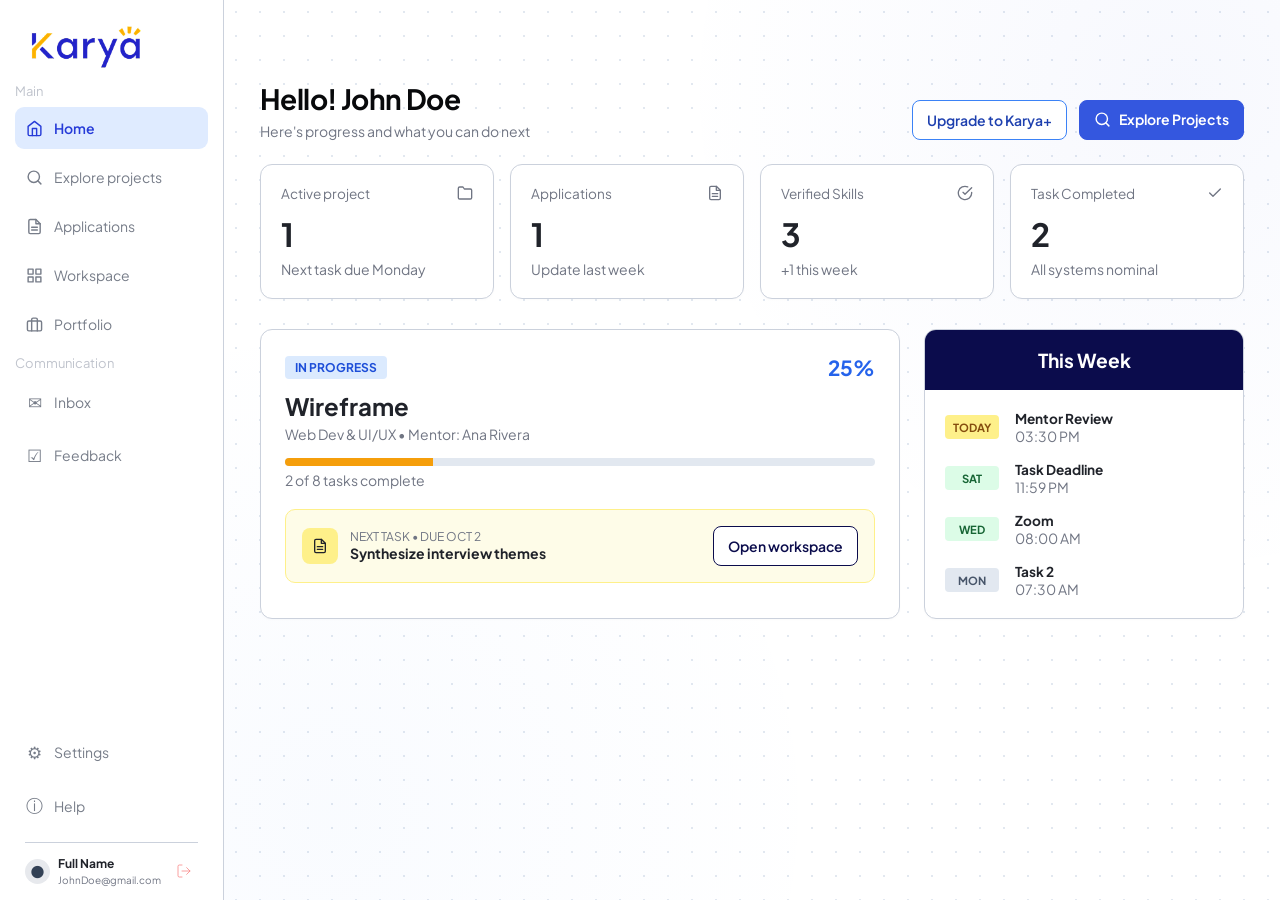
<file: index.html>
<!DOCTYPE html>
<html lang="id">
<head>
  <meta charset="UTF-8" />
  <meta name="viewport" content="width=device-width, initial-scale=1.0" />
  <title>Karya - Dashboard Home</title>
  <!-- Google Font: Plus Jakarta Sans -->
  <link rel="preconnect" href="https://fonts.googleapis.com">
  <link rel="preconnect" href="https://fonts.gstatic.com" crossorigin>
  <link href="https://fonts.googleapis.com/css2?family=Plus+Jakarta+Sans:wght@400;500;600;700;800&display=swap" rel="stylesheet">
  
  <link rel="stylesheet" href="style.css" />
</head>
<body>

<div class="app">

  <!-- SIDEBAR UNIVERSAL -->
  <aside class="sidebar">
      <div class="logo">
          <a href="index.html">
              <img src="logo.png" alt="Karya Logo">
          </a>
      </div>

      <p class="group-label">Main</p>

      <nav class="nav">
    <a href="index.html" class="side-item active">
        <svg class="ico-svg" viewBox="0 0 24 24" fill="none" stroke="currentColor" stroke-linecap="round" stroke-linejoin="round"><path d="m3 9 9-7 9 7v11a2 2 0 0 1-2 2H5a2 2 0 0 1-2-2z"></path><polyline points="9 22 9 12 15 12 15 22"></polyline></svg>
        Home
    </a>
    <a href="exploreprojects.html" class="side-item">
        <svg class="ico-svg" viewBox="0 0 24 24" fill="none" stroke="currentColor" stroke-linecap="round" stroke-linejoin="round"><circle cx="11" cy="11" r="8"></circle><line x1="21" y1="21" x2="16.65" y2="16.65"></line></svg>
        Explore projects
    </a>
    <a href="applications.html" class="side-item">
        <svg class="ico-svg" viewBox="0 0 24 24" fill="none" stroke="currentColor" stroke-linecap="round" stroke-linejoin="round"><path d="M14 2H6a2 2 0 0 0-2 2v16a2 2 0 0 0 2 2h12a2 2 0 0 0 2-2V8z"></path><polyline points="14 2 14 8 20 8"></polyline><line x1="16" y1="13" x2="8" y2="13"></line><line x1="16" y1="17" x2="8" y2="17"></line></svg>
        Applications
    </a>
    <a href="workspace.html" class="side-item">
        <svg class="ico-svg" viewBox="0 0 24 24" fill="none" stroke="currentColor" stroke-linecap="round" stroke-linejoin="round"><rect x="3" y="3" width="7" height="7"></rect><rect x="14" y="3" width="7" height="7"></rect><rect x="14" y="14" width="7" height="7"></rect><rect x="3" y="14" width="7" height="7"></rect></svg>
        Workspace
    </a>
    <a href="portfolio.html" class="side-item">
        <svg class="ico-svg" viewBox="0 0 24 24" fill="none" stroke="currentColor" stroke-linecap="round" stroke-linejoin="round"><rect x="2" y="7" width="20" height="14" rx="2" ry="2"></rect><path d="M16 21V5a2 2 0 0 0-2-2h-4a2 2 0 0 0-2 2v16"></path></svg>
        Portfolio
    </a>
</nav>

      <p class="group-label" style="margin-top:10px">Communication</p>

      <nav class="nav">
          <a href="inbox.html" class="side-item">
              <span class="ico">✉</span>Inbox
          </a>
          <a href="feedback.html" class="side-item">
              <span class="ico">☑</span>Feedback
          </a>
      </nav>

      <div class="side-bottom">
          <nav class="nav">
              <a href="profile.html" class="side-item">
                  <span class="ico">⚙</span>Settings
              </a>
              <button type="button" onclick="notify('Help center is a demo item.')">
                  <span class="ico">ⓘ</span>Help
              </button>
          </nav>

          <div class="user">
              <div class="avatar">●</div>
              <div>
                  <b>Full Name</b>
                  <small>JohnDoe@gmail.com</small>
              </div>
              <span class="logout" onclick="window.location.href='signin.html'" title="Log out">
                    <svg class="ico-svg" viewBox="0 0 24 24" fill="none" stroke="currentColor" stroke-linecap="round" stroke-linejoin="round" style="width: 16px; height: 16px;"><path d="M9 21H5a2 2 0 0 1-2-2V5a2 2 0 0 1 2-2h4"></path><polyline points="16 17 21 12 16 7"></polyline><line x1="21" y1="12" x2="9" y2="12"></line></svg>
                </span>
      </div>
  </aside>

  <!-- MAIN CONTENT (DASHBOARD) -->
  <main>
    <section class="page active">
      
      <!-- DASHBOARD HEADER -->
      <div class="page-head">
        <div>
          <h1>Hello! John Doe</h1>
          <p class="sub">Here's progress and what you can do next</p>
        </div>
        <div style="display: flex; gap: 12px;">
          <button class="btn" style="border-color: #3b82f6; color: #1e40af; font-weight: 600;" onclick="notify('Upgraded to Karya+')">Upgrade to Karya+</button>
            <a href="exploreprojects.html" class="btn primary" style="display: inline-flex; align-items: center; gap: 8px; line-height: 1;">
              <svg class="ico-svg" width="16" height="16" viewBox="0 0 24 24" fill="none" stroke="currentColor" stroke-width="2" stroke-linecap="round" stroke-linejoin="round"><circle cx="11" cy="11" r="8"></circle><line x1="21" y1="21" x2="16.65" y2="16.65"></line></svg>
              <span style="position: relative; top: -1px;">Explore Projects</span>
            </a>
        </div>
      </div>

      <!-- STAT CARDS -->
      <div style="display: grid; grid-template-columns: repeat(4, 1fr); gap: 16px; margin-bottom: 30px;">
    <!-- Card 1: Active Project -->
    <div class="panel" style="padding: 20px;">
        <div style="display: flex; justify-content: space-between; align-items: center; font-size: 0.85rem; color: var(--muted);">
            Active project 
            <svg class="ico-svg" width="16" height="16" viewBox="0 0 24 24" fill="none" stroke="currentColor" stroke-width="2" stroke-linecap="round" stroke-linejoin="round"><path d="M22 19a2 2 0 0 1-2 2H4a2 2 0 0 1-2-2V5a2 2 0 0 1 2-2h5l2 3h9a2 2 0 0 1 2 2z"></path></svg>
        </div>
        <div style="font-size: 2rem; font-weight: bold; margin: 12px 0 6px; color: var(--ink);">1</div>
        <small class="sub">Next task due Monday</small>
    </div>

    <!-- Card 2: Applications -->
    <div class="panel" style="padding: 20px;">
        <div style="display: flex; justify-content: space-between; align-items: center; font-size: 0.85rem; color: var(--muted);">
            Applications 
            <svg class="ico-svg" width="16" height="16" viewBox="0 0 24 24" fill="none" stroke="currentColor" stroke-width="2" stroke-linecap="round" stroke-linejoin="round"><path d="M14 2H6a2 2 0 0 0-2 2v16a2 2 0 0 0 2 2h12a2 2 0 0 0 2-2V8z"></path><polyline points="14 2 14 8 20 8"></polyline><line x1="16" y1="13" x2="8" y2="13"></line><line x1="16" y1="17" x2="8" y2="17"></line></svg>
        </div>
        <div style="font-size: 2rem; font-weight: bold; margin: 12px 0 6px; color: var(--ink);">1</div>
        <small class="sub">Update last week</small>
    </div>

    <!-- Card 3: Verified Skills -->
    <div class="panel" style="padding: 20px;">
        <div style="display: flex; justify-content: space-between; align-items: center; font-size: 0.85rem; color: var(--muted);">
            Verified Skills 
            <svg class="ico-svg" width="16" height="16" viewBox="0 0 24 24" fill="none" stroke="currentColor" stroke-width="2" stroke-linecap="round" stroke-linejoin="round"><path d="M22 11.08V12a10 10 0 1 1-5.93-9.14"></path><polyline points="22 4 12 14.01 9 11.01"></polyline></svg>
        </div>
        <div style="font-size: 2rem; font-weight: bold; margin: 12px 0 6px; color: var(--ink);">3</div>
        <small class="sub">+1 this week</small>
    </div>

    <!-- Card 4: Task Completed -->
    <div class="panel" style="padding: 20px;">
        <div style="display: flex; justify-content: space-between; align-items: center; font-size: 0.85rem; color: var(--muted);">
            Task Completed 
            <svg class="ico-svg" width="16" height="16" viewBox="0 0 24 24" fill="none" stroke="currentColor" stroke-width="2" stroke-linecap="round" stroke-linejoin="round"><polyline points="20 6 9 17 4 12"></polyline></svg>
        </div>
        <div style="font-size: 2rem; font-weight: bold; margin: 12px 0 6px; color: var(--ink);">2</div>
        <small class="sub">All systems nominal</small>
    </div>
</div>

      <!-- BOTTOM LAYOUT SPLIT -->
      <div style="display: grid; grid-template-columns: 2fr 1fr; gap: 24px;">
        
        <!-- PROGRESS MAIN CARD -->
        <div class="panel" style="padding: 24px;">
          <div style="display: flex; justify-content: space-between; align-items: center;">
            <span style="background: #dbeafe; color: #1d4ed8; font-size: 0.75rem; font-weight: bold; padding: 4px 10px; border-radius: 4px;">IN PROGRESS</span>
            <span style="font-weight: bold; color: #2563eb; font-size: 1.3rem;">25%</span>
          </div>
          <h2 style="margin-top: 10px; font-size: 1.5rem; font-weight: 700; color: var(--ink);">Wireframe</h2>
          <p class="sub" style="margin-top: 4px;">Web Dev &amp; UI/UX &bull; Mentor: Ana Rivera</p>
          
          <div style="width: 100%; height: 8px; background: #e2e8f0; border-radius: 4px; overflow: hidden; margin-top: 15px;">
            <div style="width: 25%; height: 100%; background: #f59e0b;"></div>
          </div>
          <small class="sub" style="display: block; margin-top: 5px;">2 of 8 tasks complete</small>

          <div style="background: #fefce8; border: 1px solid #fef08a; border-radius: 10px; padding: 16px; display: flex; justify-content: space-between; align-items: center; margin-top: 20px;">
            <div style="display: flex; gap: 12px; align-items: center;">
              <span style="background: #fef08a; padding: 10px; border-radius: 8px; display: inline-flex; align-items: center; justify-content: center;">
    <svg class="ico-svg" width="16" height="16" viewBox="0 0 24 24" fill="none" stroke="currentColor" stroke-width="2" stroke-linecap="round" stroke-linejoin="round" style="display: block;"><path d="M14 2H6a2 2 0 0 0-2 2v16a2 2 0 0 0 2 2h12a2 2 0 0 0 2-2V8z"></path><polyline points="14 2 14 8 20 8"></polyline><line x1="16" y1="13" x2="8" y2="13"></line><line x1="16" y1="17" x2="8" y2="17"></line></svg>
</span>
              <div>
                <small class="sub" style="display: block; font-size: 0.75rem;">NEXT TASK &bull; DUE OCT 2</small>
                <strong style="color: var(--ink);">Synthesize interview themes</strong>
              </div>
            </div>
            <a href="workspace.html" class="btn" style="background: #ffffff; color: #0b0c4c; border-color: #0b0c4c; font-weight: 600;">Open workspace</a>
          </div>
        </div>

        <!-- WEEKLY SCHEDULE WIDGET -->
        <div class="panel" style="padding: 0; overflow: hidden;">
          <div style="background: #0b0c4c; padding: 18px; text-align: center;">
            <h3 style="color: #ffffff; font-size: 1.2rem; font-weight: 700; margin: 0;">This Week</h3>
          </div>
          <div style="padding: 20px; display: flex; flex-direction: column; gap: 16px;">
            <div style="display: flex; gap: 16px; align-items: center; font-size: 0.85rem;">
              <span style="width: 54px; text-align: center; font-size: 0.7rem; font-weight: bold; padding: 5px 0; border-radius: 4px; background: #fef08a; color: #854d0e; flex-shrink: 0;">TODAY</span>
              <div>
                <strong style="color: var(--ink); display: block;">Mentor Review</strong>
                <small class="sub" style="display: block;">03:30 PM</small>
              </div>
            </div>
            <div style="display: flex; gap: 16px; align-items: center; font-size: 0.85rem;">
              <span style="width: 54px; text-align: center; font-size: 0.7rem; font-weight: bold; padding: 5px 0; border-radius: 4px; background: #dcfce7; color: #166534; flex-shrink: 0;">SAT</span>
              <div>
                <strong style="color: var(--ink); display: block;">Task Deadline</strong>
                <small class="sub" style="display: block;">11:59 PM</small>
              </div>
            </div>
            <div style="display: flex; gap: 16px; align-items: center; font-size: 0.85rem;">
              <span style="width: 54px; text-align: center; font-size: 0.7rem; font-weight: bold; padding: 5px 0; border-radius: 4px; background: #dcfce7; color: #166534; flex-shrink: 0;">WED</span>
              <div>
                <strong style="color: var(--ink); display: block;">Zoom</strong>
                <small class="sub" style="display: block;">08:00 AM</small>
              </div>
            </div>
            <div style="display: flex; gap: 16px; align-items: center; font-size: 0.85rem;">
              <span style="width: 54px; text-align: center; font-size: 0.7rem; font-weight: bold; padding: 5px 0; border-radius: 4px; background: #e2e8f0; color: #475569; flex-shrink: 0;">MON</span>
              <div>
                <strong style="color: var(--ink); display: block;">Task 2</strong>
                <small class="sub" style="display: block;">07:30 AM</small>
              </div>
            </div>
          </div>
        </div>

      </div>

    </section>
  </main>
</div>

<div class="toast" id="toast"></div>

<script>
function notify(message) {
  const toast = document.getElementById("toast");
  toast.textContent = message;
  toast.style.display = "block";
  setTimeout(() => { toast.style.display = "none"; }, 2400);
}
</script>

</body>
</html>
</file>
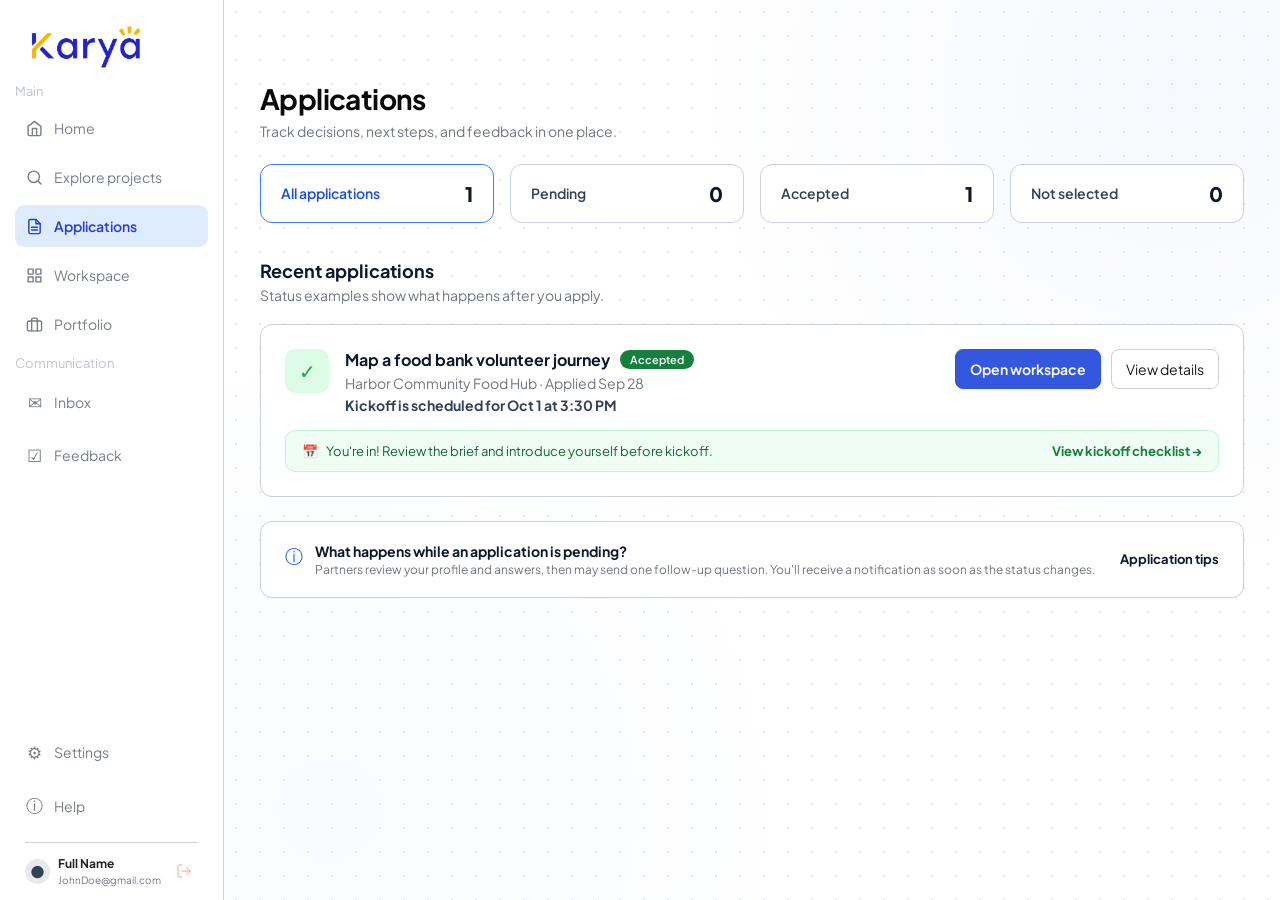
<file: applications.html>
<!DOCTYPE html>
<html lang="id">
<head>
    <meta charset="UTF-8">
    <meta name="viewport" content="width=device-width, initial-scale=1.0">
    <title>Applications - Karya</title>
    <!-- Google Font: Plus Jakarta Sans -->
    <link rel="preconnect" href="https://fonts.googleapis.com">
    <link rel="preconnect" href="https://fonts.gstatic.com" crossorigin>
    <link href="https://fonts.googleapis.com/css2?family=Plus+Jakarta+Sans:wght@400;500;600;700;800&display=swap" rel="stylesheet">
    
    <link rel="stylesheet" href="style.css">
</head>
<body>

<div class="app">

    <!-- SIDEBAR UNIVERSAL -->
    <aside class="sidebar">
        <div class="logo">
            <a href="index.html">
                <img src="logo.png" alt="Karya Logo">
            </a>
        </div>

        <p class="group-label">Main</p>

        <nav class="nav">
    <a href="index.html" class="side-item">
        <svg class="ico-svg" viewBox="0 0 24 24" fill="none" stroke="currentColor" stroke-linecap="round" stroke-linejoin="round"><path d="m3 9 9-7 9 7v11a2 2 0 0 1-2 2H5a2 2 0 0 1-2-2z"></path><polyline points="9 22 9 12 15 12 15 22"></polyline></svg>
        Home
    </a>
    <a href="exploreprojects.html" class="side-item">
        <svg class="ico-svg" viewBox="0 0 24 24" fill="none" stroke="currentColor" stroke-linecap="round" stroke-linejoin="round"><circle cx="11" cy="11" r="8"></circle><line x1="21" y1="21" x2="16.65" y2="16.65"></line></svg>
        Explore projects
    </a>
    <a href="applications.html" class="side-item active">
        <svg class="ico-svg" viewBox="0 0 24 24" fill="none" stroke="currentColor" stroke-linecap="round" stroke-linejoin="round"><path d="M14 2H6a2 2 0 0 0-2 2v16a2 2 0 0 0 2 2h12a2 2 0 0 0 2-2V8z"></path><polyline points="14 2 14 8 20 8"></polyline><line x1="16" y1="13" x2="8" y2="13"></line><line x1="16" y1="17" x2="8" y2="17"></line></svg>
        Applications
    </a>
    <a href="workspace.html" class="side-item">
        <svg class="ico-svg" viewBox="0 0 24 24" fill="none" stroke="currentColor" stroke-linecap="round" stroke-linejoin="round"><rect x="3" y="3" width="7" height="7"></rect><rect x="14" y="3" width="7" height="7"></rect><rect x="14" y="14" width="7" height="7"></rect><rect x="3" y="14" width="7" height="7"></rect></svg>
        Workspace
    </a>
    <a href="portfolio.html" class="side-item">
        <svg class="ico-svg" viewBox="0 0 24 24" fill="none" stroke="currentColor" stroke-linecap="round" stroke-linejoin="round"><rect x="2" y="7" width="20" height="14" rx="2" ry="2"></rect><path d="M16 21V5a2 2 0 0 0-2-2h-4a2 2 0 0 0-2 2v16"></path></svg>
        Portfolio
    </a>
</nav>

        <p class="group-label" style="margin-top:10px">Communication</p>

        <nav class="nav">
            <a href="inbox.html" class="side-item">
                <span class="ico">✉</span>Inbox
            </a>
            <a href="feedback.html" class="side-item">
                <span class="ico">☑</span>Feedback
            </a>
        </nav>

        <div class="side-bottom">
            <nav class="nav">
                <a href="profile.html" class="side-item">
                    <span class="ico">⚙</span>Settings
                </a>
                <button type="button" onclick="notify('Help center is a demo item.')">
                    <span class="ico">ⓘ</span>Help
                </button>
            </nav>

            <div class="user">
                <div class="avatar">●</div>
                <div>
                    <b>Full Name</b>
                    <small>JohnDoe@gmail.com</small>
                </div>
                <span class="logout" onclick="window.location.href='signin.html'" title="Log out">
                    <svg class="ico-svg" viewBox="0 0 24 24" fill="none" stroke="currentColor" stroke-linecap="round" stroke-linejoin="round" style="width: 16px; height: 16px;"><path d="M9 21H5a2 2 0 0 1-2-2V5a2 2 0 0 1 2-2h4"></path><polyline points="16 17 21 12 16 7"></polyline><line x1="21" y1="12" x2="9" y2="12"></line></svg>
                </span>
            </div>
        </div>
    </aside>

    <!-- MAIN CONTENT AREA -->
    <main>
        <section class="page active">
            
            <div class="page-head">
                <div>
                    <h1>Applications</h1>
                    <p class="sub">Track decisions, next steps, and feedback in one place.</p>
                </div>
            </div>

            <!-- STATS GRID -->
            <div style="display: grid; grid-template-columns: repeat(4, 1fr); gap: 16px; margin-bottom: 36px;">
                <div class="panel" style="border-color: #3b82f6; padding: 16px 20px; display: flex; justify-content: space-between; align-items: center;">
                    <span style="font-size: 14px; font-weight: 600; color: #1d4ed8;">All applications</span>
                    <span style="font-size: 20px; font-weight: 800; color: #0f172a;">1</span>
                </div>
                <div class="panel" style="padding: 16px 20px; display: flex; justify-content: space-between; align-items: center;">
                    <span style="font-size: 14px; font-weight: 600; color: #334155;">Pending</span>
                    <span style="font-size: 20px; font-weight: 800; color: #0f172a;">0</span>
                </div>
                <div class="panel" style="padding: 16px 20px; display: flex; justify-content: space-between; align-items: center;">
                    <span style="font-size: 14px; font-weight: 600; color: #334155;">Accepted</span>
                    <span style="font-size: 20px; font-weight: 800; color: #0f172a;">1</span>
                </div>
                <div class="panel" style="padding: 16px 20px; display: flex; justify-content: space-between; align-items: center;">
                    <span style="font-size: 14px; font-weight: 600; color: #334155;">Not selected</span>
                    <span style="font-size: 20px; font-weight: 800; color: #0f172a;">0</span>
                </div>
            </div>

            <!-- RECENT APPLICATIONS SECTION -->
            <div style="margin-bottom: 20px;">
                <h2 style="font-size: 18px; font-weight: 700; color: #0f172a; margin-bottom: 4px;">Recent applications</h2>
                <p class="sub">Status examples show what happens after you apply.</p>
            </div>

            <!-- APPLICATION ITEM CARD -->
            <div class="panel" style="padding: 24px; margin-bottom: 24px;">
                <div style="display: flex; justify-content: space-between; align-items: flex-start; margin-bottom: 16px;">
                    <div style="display: flex; gap: 16px; align-items: flex-start;">
                        <div style="width: 44px; height: 44px; background-color: #dcfce7; border-radius: 10px; display: flex; align-items: center; justify-content: center; color: #16a34a; font-size: 20px;">✓</div>
                        <div>
                            <h3 style="font-size: 16px; font-weight: 700; color: #0f172a; display: flex; align-items: center; gap: 10px;">
                                Map a food bank volunteer journey 
                                <span style="background-color: #15803d; color: #ffffff; font-size: 11px; font-weight: 600; padding: 3px 10px; border-radius: 12px;">Accepted</span>
                            </h3>
                            <p class="sub" style="margin-top: 4px;">Harbor Community Food Hub · Applied Sep 28</p>
                            <p class="sub" style="margin-top: 4px;"><strong style="color: #334155;">Kickoff is scheduled for Oct 1 at 3:30 PM</strong></p>
                        </div>
                    </div>
                    <div style="display: flex; gap: 10px;">
                        <a href="workspace.html" class="btn primary">Open workspace</a>
                        <button class="btn" onclick="notify('Application details...')">View details</button>
                    </div>
                </div>

                <div style="background-color: #f0fdf4; border: 1px solid #bbf7d0; border-radius: 10px; padding: 12px 16px; display: flex; align-items: center; justify-content: space-between; font-size: 13px; color: #166534;">
                    <div style="display: flex; align-items: center; gap: 8px;">
                        <span>📅</span> You're in! Review the brief and introduce yourself before kickoff.
                    </div>
                    <a href="workspace.html" style="color: #15803d; font-weight: 700;">View kickoff checklist →</a>
                </div>
            </div>

            <!-- INFO BOX AT BOTTOM -->
            <div class="panel" style="padding: 20px 24px; display: flex; justify-content: space-between; align-items: center;">
                <div style="display: flex; align-items: flex-start; gap: 12px;">
                    <span style="color: #2563eb; font-size: 18px; margin-top: 2px;">ⓘ</span>
                    <div>
                        <h4 style="font-size: 14px; font-weight: 700; color: #0f172a; margin-bottom: 2px;">What happens while an application is pending?</h4>
                        <p class="sub" style="font-size: 12px;">Partners review your profile and answers, then may send one follow-up question. You'll receive a notification as soon as the status changes.</p>
                    </div>
                </div>
                <a href="#" onclick="notify('Application tips modal')" style="font-size: 13px; font-weight: 700; color: #0f172a;">Application tips</a>
            </div>

        </section>
    </main>
</div>

<div class="toast" id="toast"></div>

<script>
function notify(message) {
  const toast = document.getElementById("toast");
  toast.textContent = message;
  toast.style.display = "block";
  setTimeout(() => { toast.style.display = "none"; }, 2400);
}
</script>

</body>
</html>
</file>
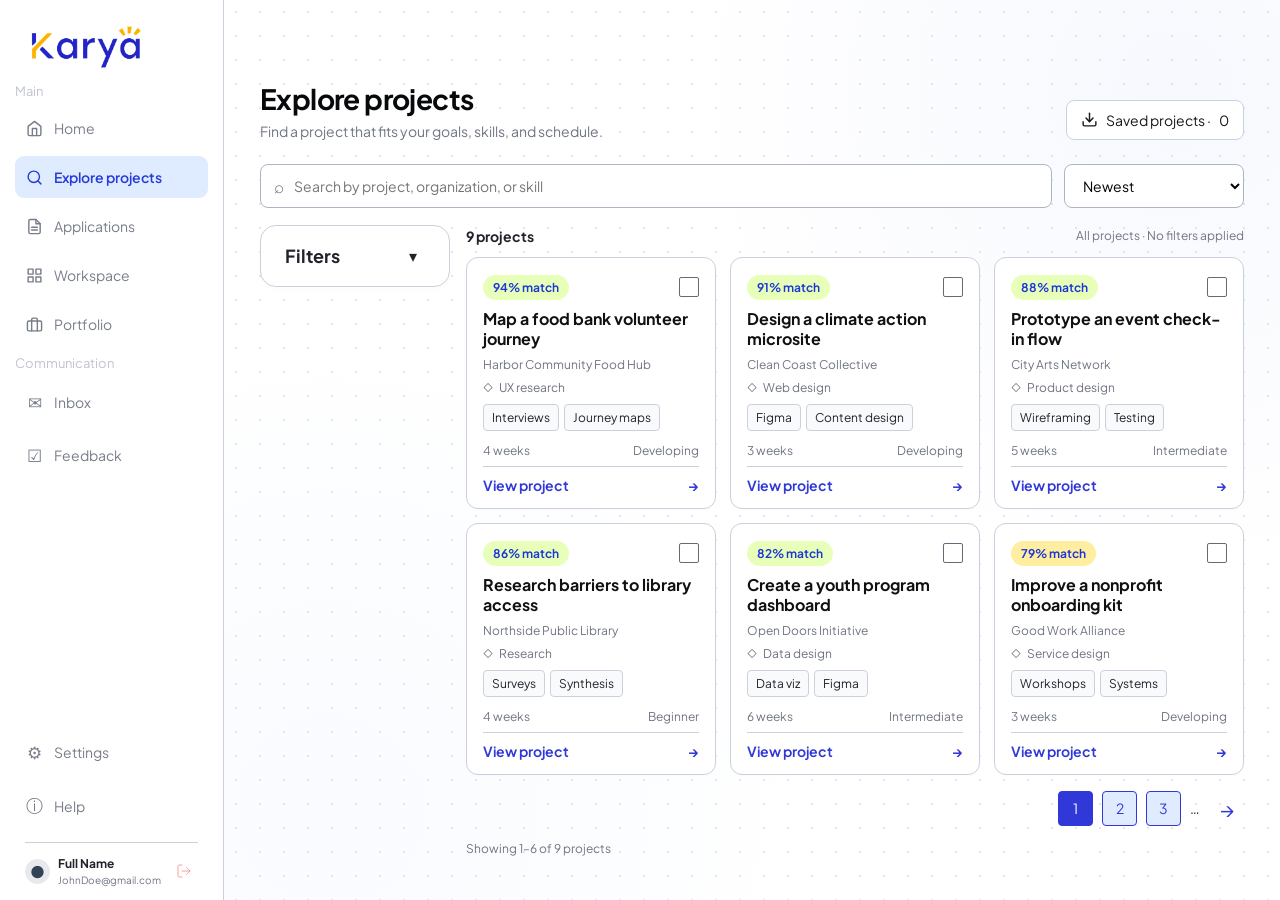
<file: exploreprojects.html>
<!DOCTYPE html>
<html lang="id">
<head>
<meta charset="UTF-8">
<meta name="viewport" content="width=device-width, initial-scale=1.0">
<title>Karya | Explore Projects</title>
<!-- Google Font: Plus Jakarta Sans -->
<link rel="preconnect" href="https://fonts.googleapis.com">
<link rel="preconnect" href="https://fonts.gstatic.com" crossorigin>
<link href="https://fonts.googleapis.com/css2?family=Plus+Jakarta+Sans:wght@400;500;600;700;800&display=swap" rel="stylesheet">

<link rel="stylesheet" href="style.css">
</head>

<body>
<div class="app">

    <!-- SIDEBAR UNIVERSAL -->
    <aside class="sidebar">
        <div class="logo">
            <a href="index.html">
                <img src="logo.png" alt="Karya Logo">
            </a>
        </div>

        <p class="group-label">Main</p>

        <nav class="nav">
    <a href="index.html" class="side-item">
        <svg class="ico-svg" viewBox="0 0 24 24" fill="none" stroke="currentColor" stroke-linecap="round" stroke-linejoin="round"><path d="m3 9 9-7 9 7v11a2 2 0 0 1-2 2H5a2 2 0 0 1-2-2z"></path><polyline points="9 22 9 12 15 12 15 22"></polyline></svg>
        Home
    </a>
    <a href="exploreprojects.html" class="side-item active">
        <svg class="ico-svg" viewBox="0 0 24 24" fill="none" stroke="currentColor" stroke-linecap="round" stroke-linejoin="round"><circle cx="11" cy="11" r="8"></circle><line x1="21" y1="21" x2="16.65" y2="16.65"></line></svg>
        Explore projects
    </a>
    <a href="applications.html" class="side-item">
        <svg class="ico-svg" viewBox="0 0 24 24" fill="none" stroke="currentColor" stroke-linecap="round" stroke-linejoin="round"><path d="M14 2H6a2 2 0 0 0-2 2v16a2 2 0 0 0 2 2h12a2 2 0 0 0 2-2V8z"></path><polyline points="14 2 14 8 20 8"></polyline><line x1="16" y1="13" x2="8" y2="13"></line><line x1="16" y1="17" x2="8" y2="17"></line></svg>
        Applications
    </a>
    <a href="workspace.html" class="side-item">
        <svg class="ico-svg" viewBox="0 0 24 24" fill="none" stroke="currentColor" stroke-linecap="round" stroke-linejoin="round"><rect x="3" y="3" width="7" height="7"></rect><rect x="14" y="3" width="7" height="7"></rect><rect x="14" y="14" width="7" height="7"></rect><rect x="3" y="14" width="7" height="7"></rect></svg>
        Workspace
    </a>
    <a href="portfolio.html" class="side-item">
        <svg class="ico-svg" viewBox="0 0 24 24" fill="none" stroke="currentColor" stroke-linecap="round" stroke-linejoin="round"><rect x="2" y="7" width="20" height="14" rx="2" ry="2"></rect><path d="M16 21V5a2 2 0 0 0-2-2h-4a2 2 0 0 0-2 2v16"></path></svg>
        Portfolio
    </a>
</nav>

        <p class="group-label" style="margin-top:10px">Communication</p>

        <nav class="nav">
            <a href="inbox.html" class="side-item">
                <span class="ico">✉</span>Inbox
            </a>
            <a href="feedback.html" class="side-item">
                <span class="ico">☑</span>Feedback
            </a>
        </nav>

        <div class="side-bottom">
            <nav class="nav">
                <a href="profile.html" class="side-item">
                    <span class="ico">⚙</span>Settings
                </a>
                <button type="button" onclick="notify('Help center is a demo item.')">
                    <span class="ico">ⓘ</span>Help
                </button>
            </nav>

            <div class="user">
                <div class="avatar">●</div>
                <div>
                    <b>Full Name</b>
                    <small>JohnDoe@gmail.com</small>
                </div>
                <span class="logout" onclick="window.location.href='signin.html'" title="Log out">
                    <svg class="ico-svg" viewBox="0 0 24 24" fill="none" stroke="currentColor" stroke-linecap="round" stroke-linejoin="round" style="width: 16px; height: 16px;"><path d="M9 21H5a2 2 0 0 1-2-2V5a2 2 0 0 1 2-2h4"></path><polyline points="16 17 21 12 16 7"></polyline><line x1="21" y1="12" x2="9" y2="12"></line></svg>
                </span>
            </div>
        </div>
    </aside>

<main>

<!-- EXPLORE PROJECTS PAGE -->
<section id="explore" class="page active">

    <div class="page-head">
        <div>
            <h1>Explore projects</h1>
            <p class="sub">Find a project that fits your goals, skills, and schedule.</p>
        </div>

        <button id="saved-projects-btn" class="btn" onclick="showSaved()" style="display: flex; align-items: center; gap: 8px;">
            <svg width="15" height="15" viewBox="0 0 24 24" fill="none" stroke="currentColor" stroke-width="2.2" stroke-linecap="round" stroke-linejoin="round"><path d="M21 15v4a2 2 0 0 1-2 2H5a2 2 0 0 1-2-2v-4"></path><polyline points="7 10 12 15 17 10"></polyline><line x1="12" y1="15" x2="12" y2="3"></line></svg>
            Saved projects · <span id="saved-count">0</span>
        </button>
    </div>

    <div class="search-row">
        <div class="searchbox">
            <span>⌕</span>
            <input
                id="search"
                placeholder="Search by project, organization, or skill"
                oninput="renderProjects()"
            >
            <button
                type="button"
                class="search-clear"
                id="search-clear"
                aria-label="Clear search"
                onclick="clearSearch()"
                hidden
            >×</button>
        </div>

        <select id="sort" onchange="renderProjects()">
            <option value="newest">Newest</option>
            <option value="match">Best match</option>
        </select>
    </div>

    <div class="catalog">

        <!-- FILTERS -->
        <aside class="filter-panel collapsed" id="filter-panel">
            <div class="filter-top">
                <button
                    class="filter-toggle"
                    type="button"
                    onclick="toggleFilters()"
                    aria-expanded="false"
                >
                    <h3>Filters</h3>
                    <span id="filter-chevron">&#9662;</span>
                </button>
            </div>

            <div class="filter-content" id="filter-content" hidden>
                <div style="display:flex; justify-content:space-between; align-items:center; margin-bottom: 12px; border-bottom: 1px solid var(--line); padding-bottom: 8px;">
                    <strong style="font-size: 13px;">Refine Search</strong>
                    <button class="text-btn" onclick="clearFilters()" style="font-size: 12px; color: var(--blue2); background:none; border:none; cursor:pointer;">Clear all</button>
                </div>

                <div class="filter-group">
                    <h4>Category</h4>
                    <label class="check"><input type="checkbox" value="UX & product" class="filter" data-type="category"> UX & product</label>
                    <label class="check"><input type="checkbox" value="Research" class="filter" data-type="category"> Research</label>
                    <label class="check"><input type="checkbox" value="Marketing" class="filter" data-type="category"> Marketing</label>
                    <label class="check"><input type="checkbox" value="Data & tech" class="filter" data-type="category"> Data & tech</label>
                </div>

                <div class="filter-group" style="margin-top: 12px;">
                    <h4>Skills</h4>
                    <label class="check"><input type="checkbox" value="Figma" class="filter" data-type="skills"> Figma</label>
                    <label class="check"><input type="checkbox" value="User research" class="filter" data-type="skills"> User research</label>
                    <label class="check"><input type="checkbox" value="Content design" class="filter" data-type="skills"> Content design</label>
                </div>

                <button class="btn primary apply-filter" id="apply-filter-btn" onclick="renderProjects()" style="margin-top: 15px; width: 100%;">
                    Apply filters
                </button>

                <p id="selected-filter-count" class="sub" style="font-size:11px; text-align:center; margin:8px 0 0">No filters selected</p>
            </div>
        </aside>

        <!-- PROJECT CARDS -->
        <div>
            <div class="results-head">
                <strong id="result-count">9 projects</strong>
                <span id="filter-summary">All projects · No filters applied</span>
            </div>

            <div id="project-grid" class="project-grid"></div>

            <div class="pagination">
                <button class="active" onclick="notify('Page 1 selected')">1</button>
                <button onclick="notify('Page 2 selected in demo')">2</button>
                <button onclick="notify('Page 3 selected in demo')">3</button>
                <span>…</span>
                <button class="arrow" onclick="notify('Next page is a demo action')">→</button>
            </div>

            <p class="sub" style="font-size:12px; margin-top: 15px;" id="showing">
                Showing 1–6 of 9 projects
            </p>
        </div>
    </div>
</section>

<!-- PROJECT DETAILS PAGE -->
<section id="details" class="page">
    <div class="page-head">
        <div>
            <h1>Project details</h1>
            <p class="sub"><a href="#" onclick="showPage('explore');return false" style="color:var(--blue)">Explore projects</a> / Map a food bank volunteer journey</p>
        </div>
        <button id="detail-save-btn" class="btn" onclick="toggleSave(1)">□ &nbsp; Save project</button>
    </div>

    <div class="panel" style="padding:22px;">
        <span class="badge blue">94% MATCH</span>
        <h2 style="font-size:25px; margin:10px 0 8px;">Map a food bank volunteer journey</h2>
        <p class="sub">Harbor Community Food Hub · Community services</p>
        <button class="btn primary" onclick="showPage('apply')" style="margin-top:15px;">→ &nbsp; Apply for this project</button>
    </div>
</section>

<!-- APPLY PAGE -->
<section id="apply" class="page">
    <div class="page-head">
        <div>
            <h1>Apply for project</h1>
            <p class="sub">Show the partner why this project is a strong fit.</p>
        </div>
    </div>
    <form id="application-form" class="panel" style="padding:20px;" onsubmit="submitApplication(event)">
        <h3>Your interest statement</h3>
        <textarea class="form-control" id="interest" style="margin:10px 0; width:100%; height:100px;" required></textarea>
        <button type="submit" class="btn primary">Submit Application</button>
        <button type="button" class="btn" onclick="showPage('details')" style="margin-left:10px;">Back</button>
    </form>
</section>

</main>
</div>

<div class="toast" id="toast"></div>

<script>
const projects = [
    { id: 1, badge: "94% match", tone: "green", title: "Map a food bank volunteer journey", org: "Harbor Community Food Hub", category: "UX & product", discipline: "UX research", tags: ["Interviews", "Journey maps"], skills: ["User research", "Figma"], weeks: 4, level: "Developing" },
    { id: 2, badge: "91% match", tone: "green", title: "Design a climate action microsite", org: "Clean Coast Collective", category: "UX & product", discipline: "Web design", tags: ["Figma", "Content design"], skills: ["Figma", "Content design"], weeks: 3, level: "Developing" },
    { id: 3, badge: "88% match", tone: "green", title: "Prototype an event check-in flow", org: "City Arts Network", category: "UX & product", discipline: "Product design", tags: ["Wireframing", "Testing"], skills: ["Figma", "User research"], weeks: 5, level: "Intermediate" },
    { id: 4, badge: "86% match", tone: "green", title: "Research barriers to library access", org: "Northside Public Library", category: "Research", discipline: "Research", tags: ["Surveys", "Synthesis"], skills: ["User research"], weeks: 4, level: "Beginner" },
    { id: 5, badge: "82% match", tone: "green", title: "Create a youth program dashboard", org: "Open Doors Initiative", category: "Data & tech", discipline: "Data design", tags: ["Data viz", "Figma"], skills: ["Figma", "Data visualization"], weeks: 6, level: "Intermediate" },
    { id: 6, badge: "79% match", tone: "yellow", title: "Improve a nonprofit onboarding kit", org: "Good Work Alliance", category: "UX & product", discipline: "Service design", tags: ["Workshops", "Systems"], skills: ["User research"], weeks: 3, level: "Developing" },
    { id: 7, badge: "New", tone: "blue", title: "Build a community campaign plan", org: "Neighborhood Futures", category: "Marketing", discipline: "Marketing", tags: ["Strategy", "Copywriting"], skills: ["Content design"], weeks: 5, level: "Beginner" },
    { id: 8, badge: "Featured", tone: "yellow", title: "Analyze donor engagement trends", org: "Giving Circle Foundation", category: "Data & tech", discipline: "Data analysis", tags: ["Spreadsheets", "Insights"], skills: ["Data visualization"], weeks: 4, level: "Intermediate" },
    { id: 9, badge: "Closes soon", tone: "pink", title: "Refresh a community garden brand", org: "Green Block Gardens", category: "Marketing", discipline: "Brand design", tags: ["Identity", "Illustration"], skills: ["Content design"], weeks: 3, level: "Developing" }
];

let saved = new Set();
let showOnlySaved = false;

function showPage(id) {
    document.querySelectorAll(".page").forEach(page => {
        page.classList.toggle("active", page.id === id);
    });
    window.scrollTo({ top: 0, behavior: "smooth" });
}

function toggleFilters() {
    const panel = document.getElementById("filter-panel");
    const content = document.getElementById("filter-content");
    const chevron = document.getElementById("filter-chevron");
    const button = document.querySelector(".filter-toggle");

    const opening = panel.classList.contains("collapsed");

    panel.classList.toggle("collapsed", !opening);
    content.hidden = !opening;
    button.setAttribute("aria-expanded", String(opening));
    chevron.innerHTML = opening ? "&#9652;" : "&#9662;";
}

function clearFilters() {
    document.querySelectorAll(".filter").forEach(checkbox => {
        checkbox.checked = false;
    });

    const searchInput = document.getElementById("search");
    if (searchInput) searchInput.value = "";

    showOnlySaved = false;
    renderProjects();
}

function notify(message) {
    const toast = document.getElementById("toast");
    toast.textContent = message;
    toast.style.display = "block";
    setTimeout(() => { toast.style.display = "none"; }, 2400);
}

function toggleSave(id) {
    if (saved.has(id)) saved.delete(id);
    else saved.add(id);
    renderProjects();
    notify(saved.has(id) ? "Project saved." : "Project removed.");
}

function renderProjects() {
    const grid = document.getElementById("project-grid");
    const query = document.getElementById("search").value.toLowerCase().trim();

    let filtered = projects.filter(p => {
        const matchesSaved = !showOnlySaved || saved.has(p.id);
        const text = [p.title, p.org, p.category, ...p.tags].join(" ").toLowerCase();
        const matchesSearch = !query || text.includes(query);
        return matchesSaved && matchesSearch;
    });

    const visibleProjects = filtered.slice(0, 6);

    if (visibleProjects.length) {
        grid.innerHTML = visibleProjects.map(p => `
            <article class="card project-card">
                <div class="card-top">
                    <span class="badge ${p.tone}">${p.badge}</span>
                    <button class="bookmark ${saved.has(p.id) ? "saved" : ""}" onclick="toggleSave(${p.id})"></button>
                </div>
                <h3>${p.title}</h3>
                <div class="org">${p.org}</div>
                <div class="category">◇ &nbsp; ${p.discipline}</div>
                <div class="tags">${p.tags.map(t => `<span class="tag">${t}</span>`).join("")}</div>
                <div class="project-meta"><span>${p.weeks} weeks</span><span>${p.level}</span></div>
                <a class="card-link" href="workspace.html">View project <span>→</span></a>
            </article>
        `).join("");
    } else {
        grid.innerHTML = `<div class="empty">No projects match your search.</div>`;
    }

    document.getElementById("result-count").textContent = filtered.length + " projects";
    document.getElementById("showing").textContent = "Showing 1–" + Math.min(6, filtered.length) + " of " + filtered.length + " projects";
    document.getElementById('saved-count').textContent = saved.size;
}

renderProjects();
</script>
</body>
</html>
</file>
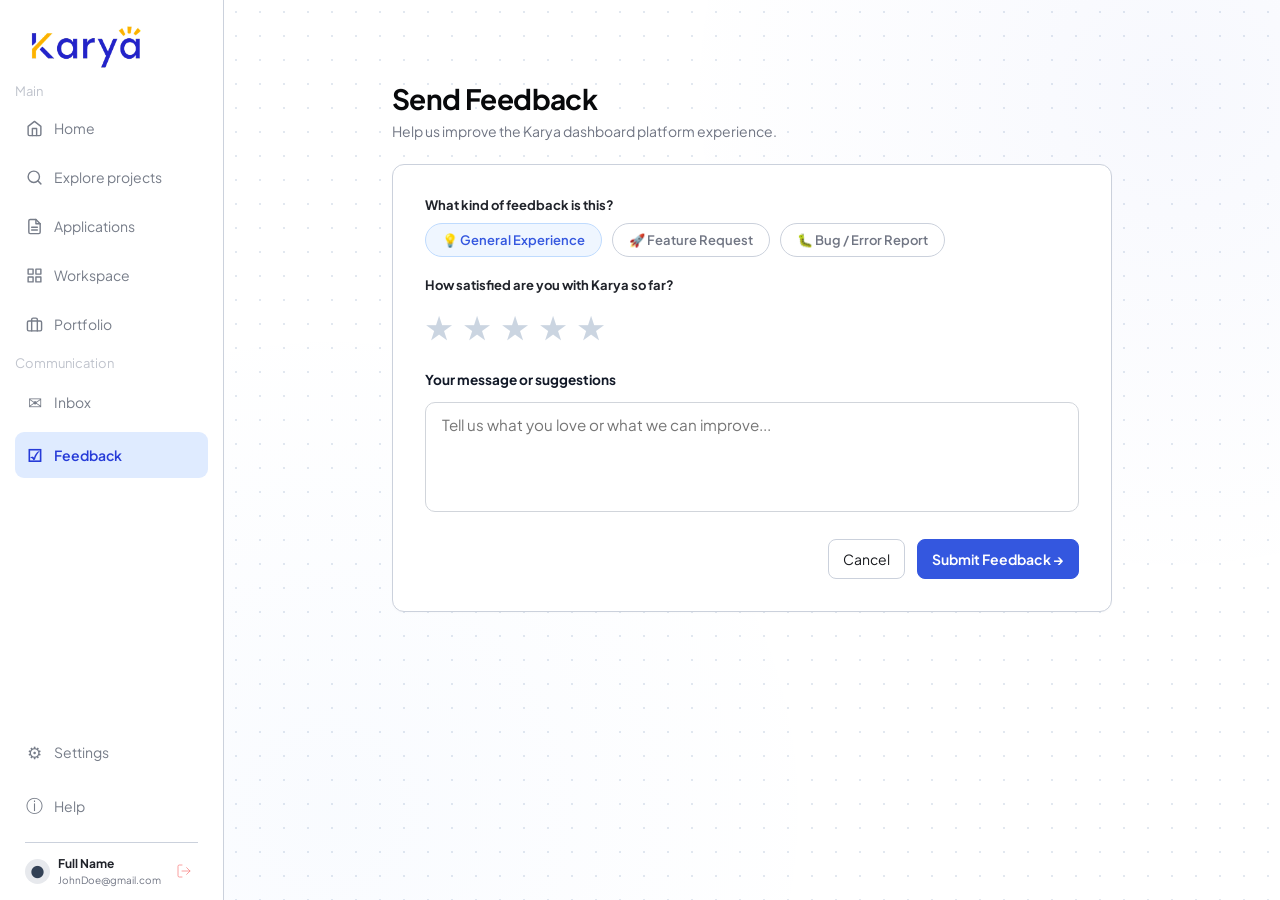
<file: feedback.html>
<!DOCTYPE html>
<html lang="id">
<head>
    <meta charset="UTF-8">
    <meta name="viewport" content="width=device-width, initial-scale=1.0">
    <title>Feedback - Karya</title>
    <!-- Google Font: Plus Jakarta Sans -->
    <link rel="preconnect" href="https://fonts.googleapis.com">
    <link rel="preconnect" href="https://fonts.gstatic.com" crossorigin>
    <link href="https://fonts.googleapis.com/css2?family=Plus+Jakarta+Sans:wght@400;500;600;700;800&display=swap" rel="stylesheet">
    <link rel="stylesheet" href="style.css">
</head>
<body>
<div class="app">
    <!-- SIDEBAR UNIVERSAL -->
    <aside class="sidebar">
        <div class="logo">
            <a href="index.html">
                <img src="logo.png" alt="Karya Logo">
            </a>
        </div>

        <p class="group-label">Main</p>

        <nav class="nav">
    <a href="index.html" class="side-item">
        <svg class="ico-svg" viewBox="0 0 24 24" fill="none" stroke="currentColor" stroke-linecap="round" stroke-linejoin="round"><path d="m3 9 9-7 9 7v11a2 2 0 0 1-2 2H5a2 2 0 0 1-2-2z"></path><polyline points="9 22 9 12 15 12 15 22"></polyline></svg>
        Home
    </a>
    <a href="exploreprojects.html" class="side-item">
        <svg class="ico-svg" viewBox="0 0 24 24" fill="none" stroke="currentColor" stroke-linecap="round" stroke-linejoin="round"><circle cx="11" cy="11" r="8"></circle><line x1="21" y1="21" x2="16.65" y2="16.65"></line></svg>
        Explore projects
    </a>
    <a href="applications.html" class="side-item">
        <svg class="ico-svg" viewBox="0 0 24 24" fill="none" stroke="currentColor" stroke-linecap="round" stroke-linejoin="round"><path d="M14 2H6a2 2 0 0 0-2 2v16a2 2 0 0 0 2 2h12a2 2 0 0 0 2-2V8z"></path><polyline points="14 2 14 8 20 8"></polyline><line x1="16" y1="13" x2="8" y2="13"></line><line x1="16" y1="17" x2="8" y2="17"></line></svg>
        Applications
    </a>
    <a href="workspace.html" class="side-item">
        <svg class="ico-svg" viewBox="0 0 24 24" fill="none" stroke="currentColor" stroke-linecap="round" stroke-linejoin="round"><rect x="3" y="3" width="7" height="7"></rect><rect x="14" y="3" width="7" height="7"></rect><rect x="14" y="14" width="7" height="7"></rect><rect x="3" y="14" width="7" height="7"></rect></svg>
        Workspace
    </a>
    <a href="portfolio.html" class="side-item">
        <svg class="ico-svg" viewBox="0 0 24 24" fill="none" stroke="currentColor" stroke-linecap="round" stroke-linejoin="round"><rect x="2" y="7" width="20" height="14" rx="2" ry="2"></rect><path d="M16 21V5a2 2 0 0 0-2-2h-4a2 2 0 0 0-2 2v16"></path></svg>
        Portfolio
    </a>
</nav>

        <p class="group-label" style="margin-top:10px">Communication</p>

        <nav class="nav">
            <a href="inbox.html" class="side-item">
                <span class="ico">✉</span>Inbox
            </a>
            <a href="feedback.html" class="side-item active">
                <span class="ico">☑</span>Feedback
            </a>
        </nav>

        <div class="side-bottom">
            <nav class="nav">
                <a href="profile.html" class="side-item">
                    <span class="ico">⚙</span>Settings
                </a>
                <button type="button" onclick="notify('Help center is a demo item.')">
                    <span class="ico">ⓘ</span>Help
                </button>
            </nav>

            <div class="user">
                <div class="avatar">●</div>
                <div>
                    <b>Full Name</b>
                    <small>JohnDoe@gmail.com</small>
                </div>
                <span class="logout" onclick="window.location.href='signin.html'" title="Log out">
                    <svg class="ico-svg" viewBox="0 0 24 24" fill="none" stroke="currentColor" stroke-linecap="round" stroke-linejoin="round" style="width: 16px; height: 16px;"><path d="M9 21H5a2 2 0 0 1-2-2V5a2 2 0 0 1 2-2h4"></path><polyline points="16 17 21 12 16 7"></polyline><line x1="21" y1="12" x2="9" y2="12"></line></svg>
                </span>
            </div>
        </div>
    </aside>

    <!-- MAIN CONTENT -->
    <main>
        <section class="page active">
            <div class="feedback-container">
                
                <div class="page-head">
                    <div>
                        <h1>Send Feedback</h1>
                        <p class="sub">Help us improve the Karya dashboard platform experience.</p>
                    </div>
                </div>

                <!-- CARD FORM FEEDBACK -->
                <div id="feedback-form-card" class="panel" style="padding: 32px;">
                    
                    <!-- KATEGORI FEEDBACK -->
                    <label style="display:block; font-weight: 700; margin-bottom: 10px; font-size: 13px;">What kind of feedback is this?</label>
                    <div class="category-chips">
                        <button type="button" class="cat-chip active" onclick="selectCategory(this)">💡 General Experience</button>
                        <button type="button" class="cat-chip" onclick="selectCategory(this)">🚀 Feature Request</button>
                        <button type="button" class="cat-chip" onclick="selectCategory(this)">🐛 Bug / Error Report</button>
                    </div>

                    <!-- RATING BINTANG -->
                    <label style="display:block; font-weight: 700; margin-top: 20px; font-size: 13px;">How satisfied are you with Karya so far?</label>
                    <div class="stars-row">
                        <span class="feedback-star" onclick="setRating(1)">★</span>
                        <span class="feedback-star" onclick="setRating(2)">★</span>
                        <span class="feedback-star" onclick="setRating(3)">★</span>
                        <span class="feedback-star" onclick="setRating(4)">★</span>
                        <span class="feedback-star" onclick="setRating(5)">★</span>
                    </div>

                    <!-- KOTAK PESAN MASUKAN -->
                    <div class="form-group" style="margin-top: 16px;">
                        <label>Your message or suggestions</label>
                        <textarea class="input-styled" id="feedback-text" style="height: 110px; resize: none; margin-top: 6px;" placeholder="Tell us what you love or what we can improve..."></textarea>
                    </div>

                    <div style="display: flex; justify-content: flex-end; gap: 12px; margin-top: 24px;">
                        <a href="index.html" class="btn">Cancel</a>
                        <button type="button" class="btn primary" onclick="submitFeedback()">Submit Feedback →</button>
                    </div>
                </div>

                <!-- STATE SUCCESS (THANK YOU CARD) -->
                <div id="feedback-success-card" class="panel hidden" style="padding: 48px 32px; text-align: center;">
                    <div style="width: 60px; height: 60px; background: #dcfce7; color: #16a34a; border-radius: 50%; display: grid; place-items: center; font-size: 28px; margin: 0 auto 16px;">✓</div>
                    <h2 style="font-size: 24px; font-weight: 800; margin-bottom: 8px; color: var(--ink);">Thank You!</h2>
                    <p class="sub" style="font-size: 14px; margin-bottom: 24px;">Your feedback has been successfully recorded. We truly appreciate your help in making Karya better for everyone!</p>
                    <a href="index.html" class="btn primary" style="display: inline-block; width: 200px;">Back to Dashboard</a>
                </div>

            </div>
        </section>
    </main>
</div>

<div class="toast" id="toast"></div>

<script>
let currentRating = 0;

function selectCategory(btn) {
    document.querySelectorAll(".cat-chip").forEach(c => c.classList.remove("active"));
    btn.classList.add("active");
}

function setRating(n) {
    currentRating = n;
    const stars = document.querySelectorAll(".feedback-star");
    stars.forEach((s, idx) => {
        if (idx < n) s.classList.add("active");
        else s.classList.remove("active");
    });
}

function submitFeedback() {
    if (currentRating === 0) {
        notify("Please select a star rating first!");
        return;
    }
    document.getElementById("feedback-form-card").classList.add("hidden");
    document.getElementById("feedback-success-card").classList.remove("hidden");
}

function notify(msg) {
    const t = document.getElementById("toast");
    t.textContent = msg;
    t.style.display = "block";
    setTimeout(() => { t.style.display = "none"; }, 2400);
}
</script>
</body>
</html>
</file>
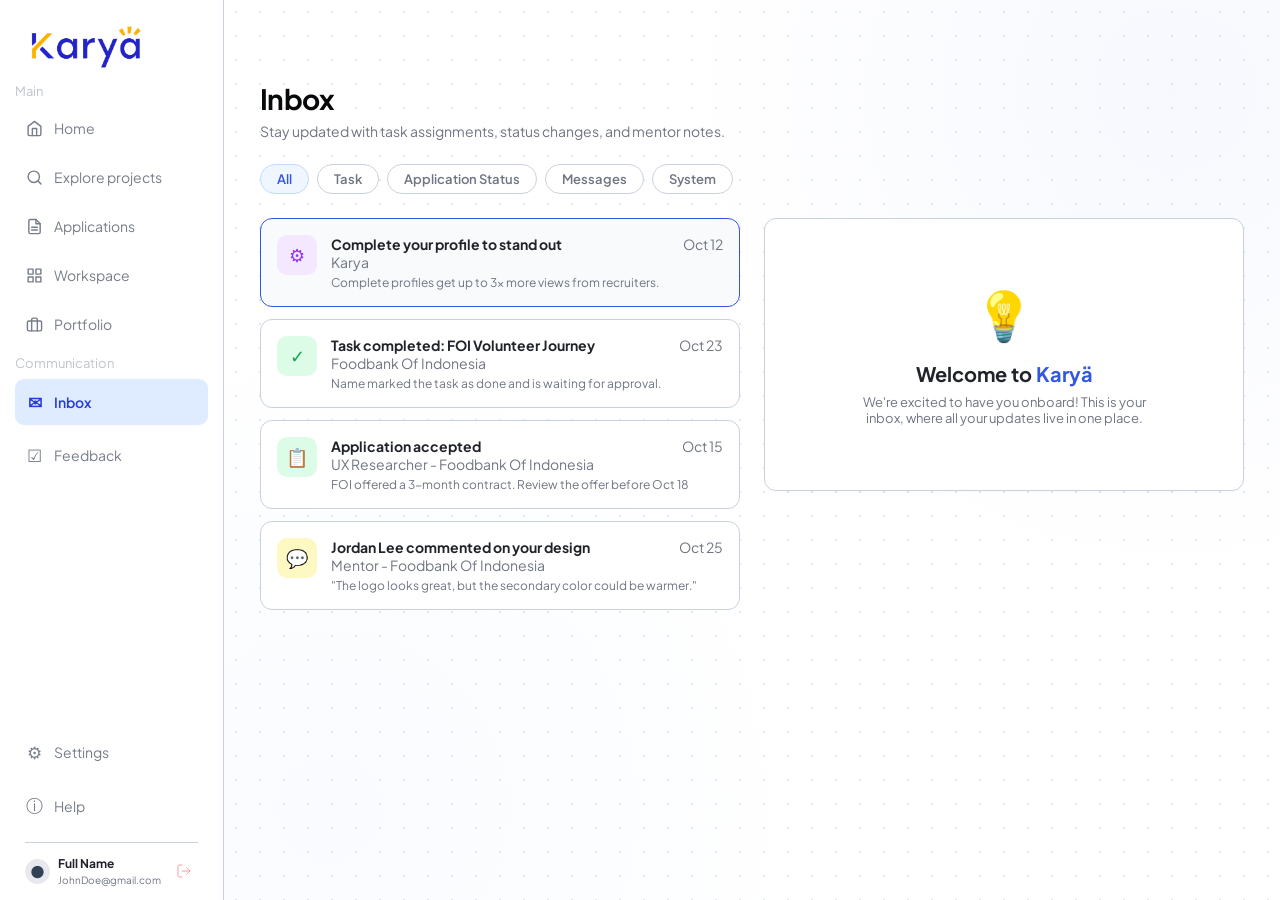
<file: inbox.html>
<!DOCTYPE html>
<html lang="id">
<head>
    <meta charset="UTF-8">
    <meta name="viewport" content="width=device-width, initial-scale=1.0">
    <title>Inbox - Karya</title>
    <link rel="preconnect" href="https://fonts.googleapis.com">
    <link rel="preconnect" href="https://fonts.gstatic.com" crossorigin>
    <link href="https://fonts.googleapis.com/css2?family=Plus+Jakarta+Sans:wght@400;500;600;700;800&display=swap" rel="stylesheet">
    <link rel="stylesheet" href="style.css">
    <style>
        .filter-chips { display: flex; gap: 8px; margin-bottom: 24px; flex-wrap: wrap; }
        .chip { border: 1px solid var(--line); background: #fff; border-radius: 20px; padding: 6px 16px; font-size: 13px; font-weight: 600; color: var(--muted); cursor: pointer; transition: all 0.15s; }
        .chip.active, .chip:hover { background: #eff6ff; color: var(--blue2); border-color: #bfdbfe; }
        .inbox-split { display: grid; grid-template-columns: 1fr 1fr; gap: 24px; align-items: start; }
        .mail-item { padding: 16px; border-radius: 12px; border: 1px solid var(--line); background: #fff; margin-bottom: 12px; cursor: pointer; display: flex; gap: 14px; transition: all 0.15s; }
        .mail-item:hover, .mail-item.selected { border-color: var(--blue2); background: #f8fafc; }
        .mail-icon { width: 40px; height: 40px; border-radius: 10px; display: grid; place-items: center; font-size: 18px; flex-shrink: 0; }
        .icon-purple { background: #f3e8ff; color: #9333ea; }
        .icon-green { background: #dcfce7; color: #16a34a; }
        .icon-yellow { background: #fef9c3; color: #ca8a04; }
    </style>
</head>
<body>
<div class="app">
    <!-- SIDEBAR UNIVERSAL -->
    <aside class="sidebar">
        <div class="logo">
            <a href="index.html">
                <img src="logo.png" alt="Karya Logo">
            </a>
        </div>

        <p class="group-label">Main</p>

        <nav class="nav">
    <a href="index.html" class="side-item">
        <svg class="ico-svg" viewBox="0 0 24 24" fill="none" stroke="currentColor" stroke-linecap="round" stroke-linejoin="round"><path d="m3 9 9-7 9 7v11a2 2 0 0 1-2 2H5a2 2 0 0 1-2-2z"></path><polyline points="9 22 9 12 15 12 15 22"></polyline></svg>
        Home
    </a>
    <a href="exploreprojects.html" class="side-item">
        <svg class="ico-svg" viewBox="0 0 24 24" fill="none" stroke="currentColor" stroke-linecap="round" stroke-linejoin="round"><circle cx="11" cy="11" r="8"></circle><line x1="21" y1="21" x2="16.65" y2="16.65"></line></svg>
        Explore projects
    </a>
    <a href="applications.html" class="side-item">
        <svg class="ico-svg" viewBox="0 0 24 24" fill="none" stroke="currentColor" stroke-linecap="round" stroke-linejoin="round"><path d="M14 2H6a2 2 0 0 0-2 2v16a2 2 0 0 0 2 2h12a2 2 0 0 0 2-2V8z"></path><polyline points="14 2 14 8 20 8"></polyline><line x1="16" y1="13" x2="8" y2="13"></line><line x1="16" y1="17" x2="8" y2="17"></line></svg>
        Applications
    </a>
    <a href="workspace.html" class="side-item">
        <svg class="ico-svg" viewBox="0 0 24 24" fill="none" stroke="currentColor" stroke-linecap="round" stroke-linejoin="round"><rect x="3" y="3" width="7" height="7"></rect><rect x="14" y="3" width="7" height="7"></rect><rect x="14" y="14" width="7" height="7"></rect><rect x="3" y="14" width="7" height="7"></rect></svg>
        Workspace
    </a>
    <a href="portfolio.html" class="side-item">
        <svg class="ico-svg" viewBox="0 0 24 24" fill="none" stroke="currentColor" stroke-linecap="round" stroke-linejoin="round"><rect x="2" y="7" width="20" height="14" rx="2" ry="2"></rect><path d="M16 21V5a2 2 0 0 0-2-2h-4a2 2 0 0 0-2 2v16"></path></svg>
        Portfolio
    </a>
</nav>

        <p class="group-label" style="margin-top:10px">Communication</p>

        <nav class="nav">
            <a href="inbox.html" class="side-item active">
                <span class="ico">✉</span>Inbox
            </a>
            <a href="feedback.html" class="side-item">
                <span class="ico">☑</span>Feedback
            </a>
        </nav>

        <div class="side-bottom">
            <nav class="nav">
                <a href="profile.html" class="side-item">
                    <span class="ico">⚙</span>Settings
                </a>
                <button type="button" onclick="notify('Help center is a demo item.')">
                    <span class="ico">ⓘ</span>Help
                </button>
            </nav>

            <div class="user">
                <div class="avatar">●</div>
                <div>
                    <b>Full Name</b>
                    <small>JohnDoe@gmail.com</small>
                </div>
                <span class="logout" onclick="window.location.href='signin.html'" title="Log out">
                    <svg class="ico-svg" viewBox="0 0 24 24" fill="none" stroke="currentColor" stroke-linecap="round" stroke-linejoin="round" style="width: 16px; height: 16px;"><path d="M9 21H5a2 2 0 0 1-2-2V5a2 2 0 0 1 2-2h4"></path><polyline points="16 17 21 12 16 7"></polyline><line x1="21" y1="12" x2="9" y2="12"></line></svg>
                </span>
            </div>
        </div>
    </aside>

    <main>
        <section class="page active">
            <div class="page-head">
                <div>
                    <h1>Inbox</h1>
                    <p class="sub">Stay updated with task assignments, status changes, and mentor notes.</p>
                </div>
            </div>

            <div class="filter-chips">
                <button class="chip active" onclick="notify('Filtering all messages')">All</button>
                <button class="chip" onclick="notify('Filtering tasks')">Task</button>
                <button class="chip" onclick="notify('Filtering status')">Application Status</button>
                <button class="chip" onclick="notify('Filtering messages')">Messages</button>
                <button class="chip" onclick="notify('Filtering system')">System</button>
            </div>

            <div class="inbox-split">
                <!-- MAILLIST -->
                <div>
                    <div class="mail-item selected" onclick="openMail(1)">
                        <div class="mail-icon icon-purple">⚙</div>
                        <div style="flex:1;">
                            <div style="display:flex; justify-content:space-between;">
                                <strong>Complete your profile to stand out</strong>
                                <small class="sub">Oct 12</small>
                            </div>
                            <small class="sub" style="display:block;">Karya</small>
                            <p class="sub" style="font-size:12px; margin-top:4px;">Complete profiles get up to 3x more views from recruiters.</p>
                        </div>
                    </div>

                    <div class="mail-item" onclick="openMail(2)">
                        <div class="mail-icon icon-green">✓</div>
                        <div style="flex:1;">
                            <div style="display:flex; justify-content:space-between;">
                                <strong>Task completed: FOI Volunteer Journey</strong>
                                <small class="sub">Oct 23</small>
                            </div>
                            <small class="sub" style="display:block;">Foodbank Of Indonesia</small>
                            <p class="sub" style="font-size:12px; margin-top:4px;">Name marked the task as done and is waiting for approval.</p>
                        </div>
                    </div>

                    <div class="mail-item" onclick="openMail(3)">
                        <div class="mail-icon icon-green">📋</div>
                        <div style="flex:1;">
                            <div style="display:flex; justify-content:space-between;">
                                <strong>Application accepted</strong>
                                <small class="sub">Oct 15</small>
                            </div>
                            <small class="sub" style="display:block;">UX Researcher - Foodbank Of Indonesia</small>
                            <p class="sub" style="font-size:12px; margin-top:4px;">FOI offered a 3-month contract. Review the offer before Oct 18</p>
                        </div>
                    </div>

                    <div class="mail-item" onclick="openMail(4)">
                        <div class="mail-icon icon-yellow">💬</div>
                        <div style="flex:1;">
                            <div style="display:flex; justify-content:space-between;">
                                <strong>Jordan Lee commented on your design</strong>
                                <small class="sub">Oct 25</small>
                            </div>
                            <small class="sub" style="display:block;">Mentor - Foodbank Of Indonesia</small>
                            <p class="sub" style="font-size:12px; margin-top:4px;">"The logo looks great, but the secondary color could be warmer."</p>
                        </div>
                    </div>
                </div>

                <!-- MAIL DETAIL PANEL -->
                <div id="mail-view" class="panel" style="padding:24px;">
                    <!-- DEFAULT VIEW -->
                    <div id="mail-default" style="text-align:center; padding: 40px 10px;">
                        <span style="font-size:48px;">💡</span>
                        <h2 style="font-size:20px; margin: 16px 0 8px;">Welcome to <span style="color:var(--blue2)">Karyä</span></h2>
                        <p class="sub" style="font-size:13px; max-width:320px; margin: 0 auto;">We're excited to have you onboard! This is your inbox, where all your updates live in one place.</p>
                    </div>

                    <!-- OPEN MAIL VIEW -->
                    <div id="mail-open" class="hidden">
                        <div style="display:flex; justify-content:space-between; align-items:center; margin-bottom:20px;">
                            <button class="btn" onclick="closeMail()">← Back</button>
                            <div style="display:flex; gap:8px;">
                                <button class="btn" onclick="notify('Marked as unread')">Mark as unread</button>
                                <button class="btn" onclick="notify('Message deleted')">Delete</button>
                            </div>
                        </div>

                        <span style="background:#eff6ff; color:var(--blue2); padding:4px 12px; border-radius:12px; font-size:12px; font-weight:700;">Tip</span>
                        <h2 style="font-size:20px; margin: 12px 0 4px;" id="mail-title">Complete your profile to stand out</h2>
                        <p class="sub" style="font-size:12px;" id="mail-meta">Karya · Oct 12</p>

                        <p style="margin: 20px 0; font-size:13px; color:var(--ink);">Complete profiles get up to 3x more views from recruiters.</p>

                        <div class="panel" style="padding:16px; margin-bottom:20px;">
                            <strong style="font-size:12px; display:block; margin-bottom:6px;">Details</strong>
                            <div style="display:flex; justify-content:space-between; font-size:13px;">
                                <span>Completeness</span>
                                <strong>80%</strong>
                            </div>
                        </div>

                        <div style="display:flex; gap:10px;">
                            <a href="profile.html" class="btn primary">Complete Profile</a>
                            <button class="btn" onclick="closeMail()">Maybe later</button>
                        </div>
                    </div>
                </div>
            </div>
        </section>
    </main>
</div>
<div class="toast" id="toast"></div>

<script>
function notify(msg) {
    const t = document.getElementById("toast"); t.textContent = msg; t.style.display = "block";
    setTimeout(() => { t.style.display = "none"; }, 2400);
}
function openMail(id) {
    document.getElementById("mail-default").classList.add("hidden");
    document.getElementById("mail-open").classList.remove("hidden");
}
function closeMail() {
    document.getElementById("mail-open").classList.add("hidden");
    document.getElementById("mail-default").classList.remove("hidden");
}
</script>
</body>
</html>
</file>
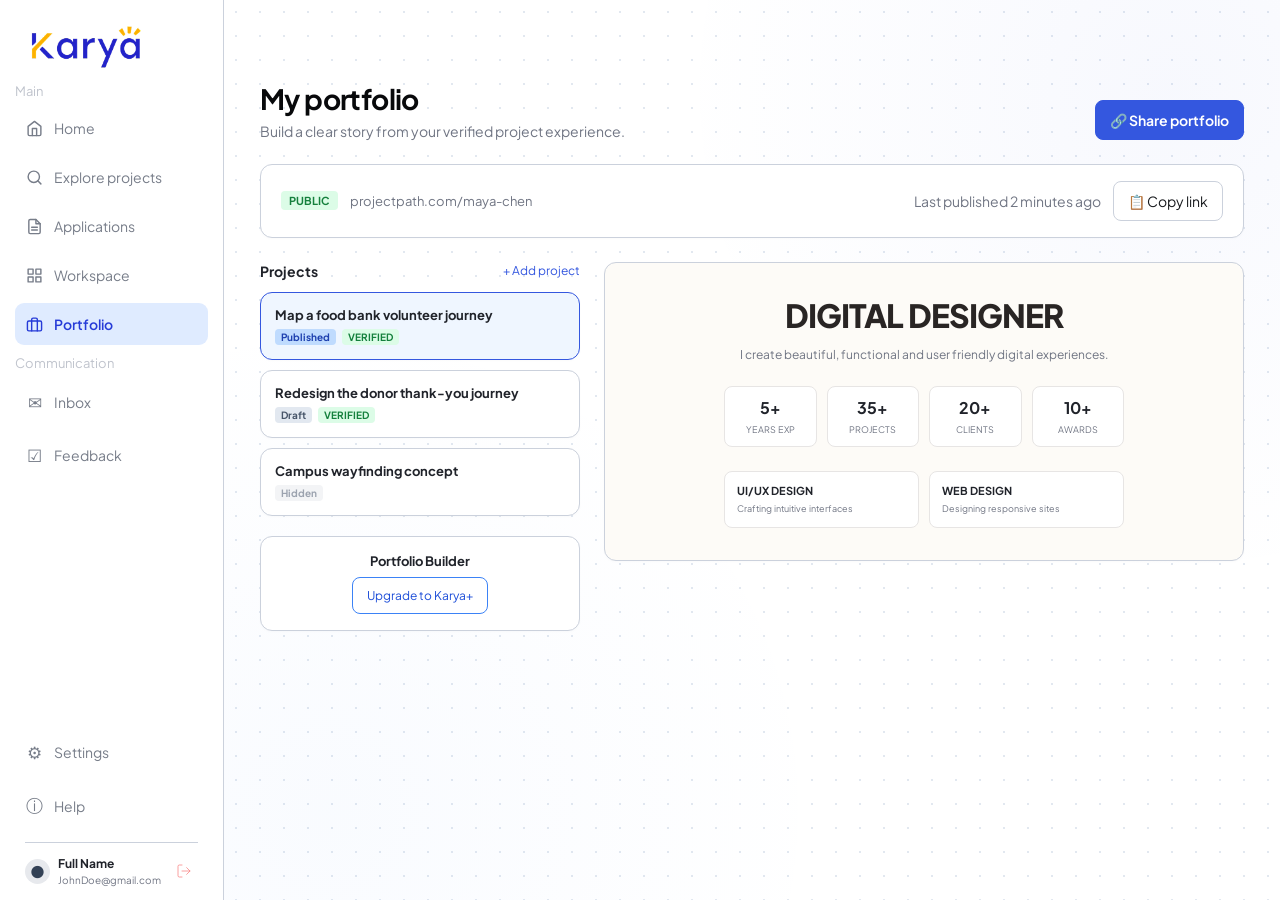
<file: portfolio.html>
<!DOCTYPE html>
<html lang="id">
<head>
    <meta charset="UTF-8">
    <meta name="viewport" content="width=device-width, initial-scale=1.0">
    <title>Portfolio - Karya</title>
    <link rel="preconnect" href="https://fonts.googleapis.com">
    <link rel="preconnect" href="https://fonts.gstatic.com" crossorigin>
    <link href="https://fonts.googleapis.com/css2?family=Plus+Jakarta+Sans:wght@400;500;600;700;800&display=swap" rel="stylesheet">
    <link rel="stylesheet" href="style.css">
</head>
<body>
<div class="app">
    <!-- SIDEBAR UNIVERSAL -->
    <aside class="sidebar">
        <div class="logo">
            <a href="index.html">
                <img src="logo.png" alt="Karya Logo">
            </a>
        </div>

        <p class="group-label">Main</p>

       <nav class="nav">
            <a href="index.html" class="side-item">
                <svg class="ico-svg" viewBox="0 0 24 24" fill="none" stroke="currentColor" stroke-linecap="round" stroke-linejoin="round"><path d="m3 9 9-7 9 7v11a2 2 0 0 1-2 2H5a2 2 0 0 1-2-2z"></path><polyline points="9 22 9 12 15 12 15 22"></polyline></svg>
        Home
            </a>
            <a href="exploreprojects.html" class="side-item">
                <svg class="ico-svg" viewBox="0 0 24 24" fill="none" stroke="currentColor" stroke-linecap="round" stroke-linejoin="round"><circle cx="11" cy="11" r="8"></circle><line x1="21" y1="21" x2="16.65" y2="16.65"></line></svg>
        Explore projects
            </a>
        <a href="applications.html" class="side-item">
                <svg class="ico-svg" viewBox="0 0 24 24" fill="none" stroke="currentColor" stroke-linecap="round" stroke-linejoin="round"><path d="M14 2H6a2 2 0 0 0-2 2v16a2 2 0 0 0 2 2h12a2 2 0 0 0 2-2V8z"></path><polyline points="14 2 14 8 20 8"></polyline><line x1="16" y1="13" x2="8" y2="13"></line><line x1="16" y1="17" x2="8" y2="17"></line></svg>
        Applications
        </a>
        <a href="workspace.html" class="side-item">
                <svg class="ico-svg" viewBox="0 0 24 24" fill="none" stroke="currentColor" stroke-linecap="round" stroke-linejoin="round"><rect x="3" y="3" width="7" height="7"></rect><rect x="14" y="3" width="7" height="7"></rect><rect x="14" y="14" width="7" height="7"></rect><rect x="3" y="14" width="7" height="7"></rect></svg>
        Workspace
        </a>
        <a href="portfolio.html" class="side-item active">
                <svg class="ico-svg" viewBox="0 0 24 24" fill="none" stroke="currentColor" stroke-linecap="round" stroke-linejoin="round"><rect x="2" y="7" width="20" height="14" rx="2" ry="2"></rect><path d="M16 21V5a2 2 0 0 0-2-2h-4a2 2 0 0 0-2 2v16"></path></svg>
        Portfolio
        </a>
        </nav>

        <p class="group-label" style="margin-top:10px">Communication</p>

        <nav class="nav">
            <a href="inbox.html" class="side-item">
                <span class="ico">✉</span>Inbox
            </a>
            <a href="feedback.html" class="side-item">
                <span class="ico">☑</span>Feedback
            </a>
        </nav>

        <div class="side-bottom">
            <nav class="nav">
                <a href="profile.html" class="side-item">
                    <span class="ico">⚙</span>Settings
                </a>
                <button type="button" onclick="notify('Help center is a demo item.')">
                    <span class="ico">ⓘ</span>Help
                </button>
            </nav>

            <div class="user">
                <div class="avatar">●</div>
                <div>
                    <b>Full Name</b>
                    <small>JohnDoe@gmail.com</small>
                </div>
                <span class="logout" onclick="window.location.href='signin.html'" title="Log out">
                    <svg class="ico-svg" viewBox="0 0 24 24" fill="none" stroke="currentColor" stroke-linecap="round" stroke-linejoin="round" style="width: 16px; height: 16px;"><path d="M9 21H5a2 2 0 0 1-2-2V5a2 2 0 0 1 2-2h4"></path><polyline points="16 17 21 12 16 7"></polyline><line x1="21" y1="12" x2="9" y2="12"></line></svg>
                </span>
            </div>
        </div>
    </aside>

    <main>
        <section class="page active">
            <div class="page-head">
                <div>
                    <h1>My portfolio</h1>
                    <p class="sub">Build a clear story from your verified project experience.</p>
                </div>
                <button class="btn primary" onclick="notify('Portfolio link copied to clipboard!')">🔗 Share portfolio</button>
            </div>

            <div class="panel" style="padding:16px 20px; margin-bottom:24px; display:flex; justify-content:space-between; align-items:center;">
                <div style="display:flex; gap:12px; align-items:center;">
                    <span style="background:#dcfce7; color:#15803d; font-size:11px; font-weight:700; padding:3px 8px; border-radius:4px;">PUBLIC</span>
                    <span class="sub" style="font-size:13px;">projectpath.com/maya-chen</span>
                </div>
                <div style="display:flex; gap:12px; align-items:center;">
                    <small class="sub">Last published 2 minutes ago</small>
                    <button class="btn" onclick="notify('Link copied!')">📋 Copy link</button>
                </div>
            </div>

            <div style="display:grid; grid-template-columns:320px 1fr; gap:24px; align-items:start;">
                <!-- LEFT COLUMN: PROJECTS -->
                <div>
                    <div style="display:flex; justify-content:space-between; align-items:center; margin-bottom:12px;">
                        <strong>Projects</strong>
                        <button class="text-btn" onclick="notify('Add project clicked')" style="background:none; border:none; color:var(--blue2); cursor:pointer;">+ Add project</button>
                    </div>

                    <div style="display:flex; flex-direction:column; gap:10px;">
                        <div class="panel" style="padding:14px; border-color:var(--blue2); background:#eff6ff;">
                            <strong style="font-size:13px; display:block;">Map a food bank volunteer journey</strong>
                            <div style="display:flex; gap:6px; margin-top:6px;">
                                <span style="background:#bfdbfe; color:#1e40af; font-size:10px; font-weight:700; padding:2px 6px; border-radius:4px;">Published</span>
                                <span style="background:#dcfce7; color:#15803d; font-size:10px; font-weight:700; padding:2px 6px; border-radius:4px;">VERIFIED</span>
                            </div>
                        </div>

                        <div class="panel" style="padding:14px;">
                            <strong style="font-size:13px; display:block;">Redesign the donor thank-you journey</strong>
                            <div style="display:flex; gap:6px; margin-top:6px;">
                                <span style="background:#e2e8f0; color:#475569; font-size:10px; font-weight:700; padding:2px 6px; border-radius:4px;">Draft</span>
                                <span style="background:#dcfce7; color:#15803d; font-size:10px; font-weight:700; padding:2px 6px; border-radius:4px;">VERIFIED</span>
                            </div>
                        </div>

                        <div class="panel" style="padding:14px;">
                            <strong style="font-size:13px; display:block;">Campus wayfinding concept</strong>
                            <div style="display:flex; gap:6px; margin-top:6px;">
                                <span style="background:#f3f4f6; color:#9ca3af; font-size:10px; font-weight:700; padding:2px 6px; border-radius:4px;">Hidden</span>
                            </div>
                        </div>
                    </div>

                    <div class="panel" style="padding:16px; margin-top:20px; text-align:center;">
                        <strong style="display:block; font-size:13px; margin-bottom:8px;">Portfolio Builder</strong>
                        <button class="btn" style="border-color:#3b82f6; color:#1d4ed8; font-size:12px;" onclick="notify('Upgraded to Karya+')">Upgrade to Karya+</button>
                    </div>
                </div>

                <!-- RIGHT COLUMN: PREVIEW CARD -->
                <div class="panel" style="padding:32px; background:#fdfbf7; text-align:center;">
                    <div style="max-width:400px; margin:0 auto;">
                        <h2 style="font-size:32px; font-weight:800; color:#292524; letter-spacing:-1px;">DIGITAL DESIGNER</h2>
                        <p class="sub" style="font-size:12px; margin:12px 0 24px;">I create beautiful, functional and user friendly digital experiences.</p>
                        
                        <div style="display:grid; grid-template-columns:repeat(4,1fr); gap:10px; margin-bottom:24px;">
                            <div style="background:#fff; padding:10px; border-radius:8px; border:1px solid #e7e5e4;">
                                <strong style="font-size:16px; display:block;">5+</strong>
                                <small style="font-size:9px; color:var(--muted);">YEARS EXP</small>
                            </div>
                            <div style="background:#fff; padding:10px; border-radius:8px; border:1px solid #e7e5e4;">
                                <strong style="font-size:16px; display:block;">35+</strong>
                                <small style="font-size:9px; color:var(--muted);">PROJECTS</small>
                            </div>
                            <div style="background:#fff; padding:10px; border-radius:8px; border:1px solid #e7e5e4;">
                                <strong style="font-size:16px; display:block;">20+</strong>
                                <small style="font-size:9px; color:var(--muted);">CLIENTS</small>
                            </div>
                            <div style="background:#fff; padding:10px; border-radius:8px; border:1px solid #e7e5e4;">
                                <strong style="font-size:16px; display:block;">10+</strong>
                                <small style="font-size:9px; color:var(--muted);">AWARDS</small>
                            </div>
                        </div>

                        <div style="display:grid; grid-template-columns:repeat(2,1fr); gap:10px;">
                            <div style="background:#fff; padding:12px; border-radius:8px; text-align:left; border:1px solid #e7e5e4;">
                                <strong style="font-size:11px; display:block;">UI/UX DESIGN</strong>
                                <small style="font-size:9px; color:var(--muted);">Crafting intuitive interfaces</small>
                            </div>
                            <div style="background:#fff; padding:12px; border-radius:8px; text-align:left; border:1px solid #e7e5e4;">
                                <strong style="font-size:11px; display:block;">WEB DESIGN</strong>
                                <small style="font-size:9px; color:var(--muted);">Designing responsive sites</small>
                            </div>
                        </div>
                    </div>
                </div>
            </div>
        </section>
    </main>
</div>
<div class="toast" id="toast"></div>

<script>
function notify(msg) {
    const t = document.getElementById("toast"); t.textContent = msg; t.style.display = "block";
    setTimeout(() => { t.style.display = "none"; }, 2400);
}
</script>
</body>
</html>
</file>
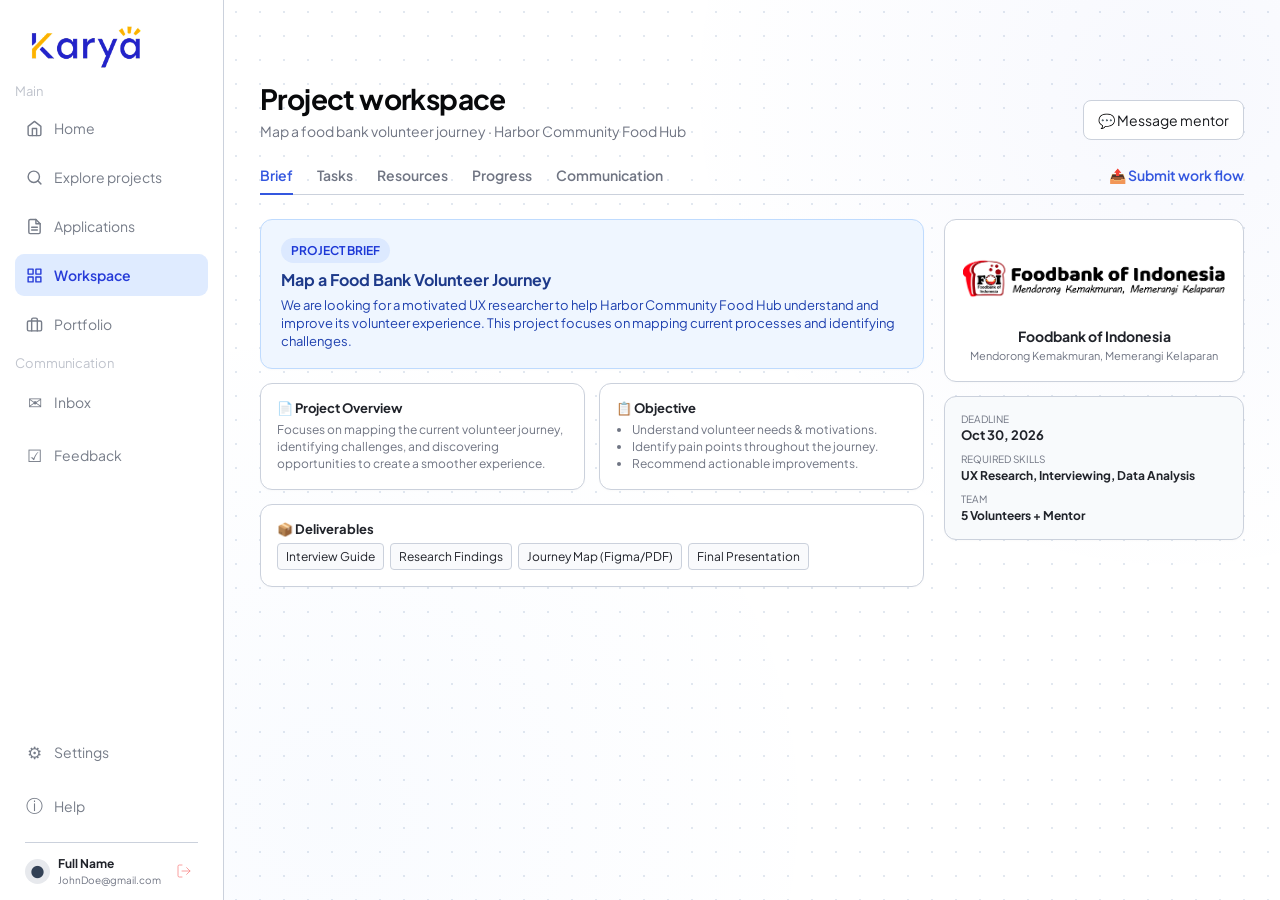
<file: workspace.html>
<!DOCTYPE html>
<html lang="id">
<head>
    <meta charset="UTF-8">
    <meta name="viewport" content="width=device-width, initial-scale=1.0">
    <title>Workspace - Karya</title>
    <!-- Google Font: Plus Jakarta Sans -->
    <link rel="preconnect" href="https://fonts.googleapis.com">
    <link rel="preconnect" href="https://fonts.gstatic.com" crossorigin>
    <link href="https://fonts.googleapis.com/css2?family=Plus+Jakarta+Sans:wght@400;500;600;700;800&display=swap" rel="stylesheet">
    
    <link rel="stylesheet" href="style.css">
    <style>
        /* CSS Khusus Workspace Sub-Tabs & Flow Stepper */
        .workspace-tabs {
            display: flex;
            gap: 24px;
            border-bottom: 1px solid var(--line);
            margin-bottom: 24px;
        }

        .tab-btn {
            background: none;
            border: none;
            padding: 10px 0;
            font-size: 14px;
            font-weight: 600;
            color: var(--muted);
            cursor: pointer;
            position: relative;
            transition: color 0.15s ease;
        }

        .tab-btn.active {
            color: var(--blue2);
        }

        .tab-btn.active::after {
            content: '';
            position: absolute;
            bottom: -1px;
            left: 0;
            width: 100%;
            height: 2px;
            background-color: var(--blue2);
        }

        .tab-content {
            display: none;
        }

        .tab-content.active {
            display: block;
        }

        /* Flow Stepper (Submit Work) */
        .stepper-bar {
            display: flex;
            align-items: center;
            gap: 12px;
            margin-bottom: 28px;
            font-size: 13px;
            font-weight: 600;
        }

        .step-circle {
            width: 24px;
            height: 24px;
            border-radius: 50%;
            background: #e2e8f0;
            color: #475569;
            display: flex;
            align-items: center;
            justify-content: center;
            font-size: 12px;
        }

        .step-circle.active {
            background: var(--blue2);
            color: #fff;
        }

        .step-line {
            flex: 1;
            height: 2px;
            background: #e2e8f0;
        }

        .step-line.active {
            background: var(--blue2);
        }

        /* Task Board Columns */
        .task-board {
            display: grid;
            grid-template-columns: repeat(3, 1fr);
            gap: 16px;
            margin-top: 20px;
        }

        .task-col {
            background: #f8fafc;
            border: 1px solid var(--line);
            border-radius: 12px;
            padding: 16px;
        }

        .task-item {
            background: #fff;
            border: 1px solid var(--line);
            border-radius: 8px;
            padding: 12px;
            margin-bottom: 10px;
            box-shadow: 0 1px 3px rgba(0,0,0,0.03);
            cursor: pointer;
            transition: border-color 0.15s;
        }

        .task-item:hover {
            border-color: var(--blue2);
        }

        .btn-add-task {
            width: 100%;
            background: none;
            border: 1px dashed var(--line);
            padding: 8px;
            border-radius: 8px;
            color: var(--muted);
            font-size: 13px;
            cursor: pointer;
        }

        .btn-add-task:hover {
            background: #f1f5f9;
            color: var(--ink);
        }
    </style>
</head>
<body>

<div class="app">

    <!-- SIDEBAR UNIVERSAL -->
    <aside class="sidebar">
        <div class="logo">
            <a href="index.html">
                <img src="logo.png" alt="Karya Logo">
            </a>
        </div>

        <p class="group-label">Main</p>

        <nav class="nav">
    <a href="index.html" class="side-item">
        <svg class="ico-svg" viewBox="0 0 24 24" fill="none" stroke="currentColor" stroke-linecap="round" stroke-linejoin="round"><path d="m3 9 9-7 9 7v11a2 2 0 0 1-2 2H5a2 2 0 0 1-2-2z"></path><polyline points="9 22 9 12 15 12 15 22"></polyline></svg>
        Home
    </a>
    <a href="exploreprojects.html" class="side-item">
        <svg class="ico-svg" viewBox="0 0 24 24" fill="none" stroke="currentColor" stroke-linecap="round" stroke-linejoin="round"><circle cx="11" cy="11" r="8"></circle><line x1="21" y1="21" x2="16.65" y2="16.65"></line></svg>
        Explore projects
    </a>
    <a href="applications.html" class="side-item">
        <svg class="ico-svg" viewBox="0 0 24 24" fill="none" stroke="currentColor" stroke-linecap="round" stroke-linejoin="round"><path d="M14 2H6a2 2 0 0 0-2 2v16a2 2 0 0 0 2 2h12a2 2 0 0 0 2-2V8z"></path><polyline points="14 2 14 8 20 8"></polyline><line x1="16" y1="13" x2="8" y2="13"></line><line x1="16" y1="17" x2="8" y2="17"></line></svg>
        Applications
    </a>
    <a href="workspace.html" class="side-item active">
        <svg class="ico-svg" viewBox="0 0 24 24" fill="none" stroke="currentColor" stroke-linecap="round" stroke-linejoin="round"><rect x="3" y="3" width="7" height="7"></rect><rect x="14" y="3" width="7" height="7"></rect><rect x="14" y="14" width="7" height="7"></rect><rect x="3" y="14" width="7" height="7"></rect></svg>
        Workspace
    </a>
    <a href="portfolio.html" class="side-item">
        <svg class="ico-svg" viewBox="0 0 24 24" fill="none" stroke="currentColor" stroke-linecap="round" stroke-linejoin="round"><rect x="2" y="7" width="20" height="14" rx="2" ry="2"></rect><path d="M16 21V5a2 2 0 0 0-2-2h-4a2 2 0 0 0-2 2v16"></path></svg>
        Portfolio
    </a>
</nav>

        <p class="group-label" style="margin-top:10px">Communication</p>

        <nav class="nav">
            <a href="inbox.html" class="side-item">
                <span class="ico">✉</span>Inbox
            </a>
            <a href="feedback.html" class="side-item">
                <span class="ico">☑</span>Feedback
            </a>
        </nav>

        <div class="side-bottom">
            <nav class="nav">
                <a href="profile.html" class="side-item">
                    <span class="ico">⚙</span>Settings
                </a>
                <button type="button" onclick="notify('Help center is a demo item.')">
                    <span class="ico">ⓘ</span>Help
                </button>
            </nav>

            <div class="user">
                <div class="avatar">●</div>
                <div>
                    <b>Full Name</b>
                    <small>JohnDoe@gmail.com</small>
                </div>
                <span class="logout" onclick="window.location.href='signin.html'" title="Log out">
                    <svg class="ico-svg" viewBox="0 0 24 24" fill="none" stroke="currentColor" stroke-linecap="round" stroke-linejoin="round" style="width: 16px; height: 16px;"><path d="M9 21H5a2 2 0 0 1-2-2V5a2 2 0 0 1 2-2h4"></path><polyline points="16 17 21 12 16 7"></polyline><line x1="21" y1="12" x2="9" y2="12"></line></svg>
                </span>
            </div>
        </div>
    </aside>

    <!-- MAIN CONTENT AREA -->
    <main>
        <section class="page active">
            
            <!-- WORKSPACE HEADER -->
            <div class="page-head" style="margin-bottom: 16px;">
                <div>
                    <h1 id="workspace-title">Project workspace</h1>
                    <p class="sub" id="workspace-sub">Map a food bank volunteer journey · Harbor Community Food Hub</p>
                </div>
                <div>
                    <button class="btn" onclick="switchSubTab('communication')" style="display: flex; align-items: center; gap: 8px;">
                        💬 Message mentor
                    </button>
                </div>
            </div>

            <!-- SUB TABS NAVIGATION -->
            <div class="workspace-tabs" id="main-workspace-tabs">
                <button class="tab-btn active" onclick="switchSubTab('brief')">Brief</button>
                <button class="tab-btn" onclick="switchSubTab('tasks')">Tasks</button>
                <button class="tab-btn" onclick="switchSubTab('resources')">Resources</button>
                <button class="tab-btn" onclick="switchSubTab('progress')">Progress</button>
                <button class="tab-btn" onclick="switchSubTab('communication')">Communication</button>
                <button class="tab-btn" onclick="showSubmitFlow(1)" style="margin-left: auto; color: var(--blue2);">📤 Submit work flow</button>
            </div>

            <!-- ================= TAB 1: BRIEF (NO SCROLL / FULL SERAGAM) ================= -->
            <div id="tab-brief" class="tab-content active">
                <div style="display: grid; grid-template-columns: 1fr 300px; gap: 20px; align-items: start;">
                    
                    <!-- KOLOM KIRI (BRIEF & DETAILS) -->
                    <div style="display: flex; flex-direction: column; gap: 14px;">
                        <div class="panel" style="padding: 18px 20px; background: #eff6ff; border-color: #bfdbfe;">
                            <span class="badge blue" style="margin-bottom: 6px;">PROJECT BRIEF</span>
                            <h3 style="font-size: 16px; margin-bottom: 6px; color: #1e3a8a;">Map a Food Bank Volunteer Journey</h3>
                            <p class="sub" style="color: #1e40af; font-size: 13px; line-height: 1.4;">We are looking for a motivated UX researcher to help Harbor Community Food Hub understand and improve its volunteer experience. This project focuses on mapping current processes and identifying challenges.</p>
                        </div>

                        <div style="display: grid; grid-template-columns: 1fr 1fr; gap: 14px;">
                            <div class="panel" style="padding: 16px;">
                                <h4 style="font-size: 13px; margin-bottom: 6px;">📄 Project Overview</h4>
                                <p class="sub" style="font-size: 12px; line-height: 1.4;">Focuses on mapping the current volunteer journey, identifying challenges, and discovering opportunities to create a smoother experience.</p>
                            </div>

                            <div class="panel" style="padding: 16px;">
                                <h4 style="font-size: 13px; margin-bottom: 6px;">📋 Objective</h4>
                                <ul style="padding-left: 16px; color: var(--muted); font-size: 12px; line-height: 1.4;">
                                    <li>Understand volunteer needs & motivations.</li>
                                    <li>Identify pain points throughout the journey.</li>
                                    <li>Recommend actionable improvements.</li>
                                </ul>
                            </div>
                        </div>

                        <div class="panel" style="padding: 16px;">
                            <h4 style="font-size: 13px; margin-bottom: 6px;">📦 Deliverables</h4>
                            <div style="display: flex; flex-wrap: wrap; gap: 6px; margin-top: 6px;">
                                <span class="tag">Interview Guide</span>
                                <span class="tag">Research Findings</span>
                                <span class="tag">Journey Map (Figma/PDF)</span>
                                <span class="tag">Final Presentation</span>
                            </div>
                        </div>
                    </div>

                    <!-- KOLOM KANAN (PARTNER INFO & META) -->
                    <div style="display: flex; flex-direction: column; gap: 14px;">
                        <div class="panel" style="padding: 18px; text-align: center;">
                            <img src="FOI.png" alt="Foodbank of Indonesia Logo" style="display: block; max-width: 270px; width: 100%; height: auto; margin: 0 auto 8px auto; object-fit: contain;">
                            <strong style="display: block; font-size: 14px;">Foodbank of Indonesia</strong>
                            <small class="sub" style="font-size: 11px;">Mendorong Kemakmuran, Memerangi Kelaparan</small>
                        </div>

                        <div class="panel" style="padding: 16px; background: #f8fafc;">
                            <div style="margin-bottom: 10px;">
                                <small class="sub" style="display: block; font-size: 10px;">DEADLINE</small>
                                <strong style="font-size: 13px;">Oct 30, 2026</strong>
                            </div>
                            <div style="margin-bottom: 10px;">
                                <small class="sub" style="display: block; font-size: 10px;">REQUIRED SKILLS</small>
                                <strong style="font-size: 12px;">UX Research, Interviewing, Data Analysis</strong>
                            </div>
                            <div>
                                <small class="sub" style="display: block; font-size: 10px;">TEAM</small>
                                <strong style="font-size: 12px;">5 Volunteers + Mentor</strong>
                            </div>
                        </div>
                    </div>

                </div>
            </div>

            <!-- ================= TAB 2: TASKS ================= -->
            <div id="tab-tasks" class="tab-content">
                <div class="panel" style="padding: 16px 20px; margin-bottom: 20px; display: flex; justify-content: space-between; align-items: center;">
                    <div>
                        <span style="font-size: 12px; font-weight: 700; color: var(--blue2); background: #eff6ff; padding: 4px 8px; border-radius: 4px;">WEEK 2 OF 4</span>
                        <span class="sub" style="margin-left: 10px; font-weight: 600;">Research phase</span>
                        <p class="sub" style="font-size: 12px; margin-top: 4px;">This week: complete interviews and synthesize patterns for current-state journey map.</p>
                    </div>
                    <div style="text-align: right;">
                        <span class="sub" style="font-size: 12px;">Overall progress</span>
                        <strong style="display: block; font-size: 16px; color: var(--blue2);">38%</strong>
                    </div>
                </div>

                <div style="display: flex; justify-content: space-between; align-items: center;">
                    <div>
                        <h3 style="font-size: 18px;">Tasks</h3>
                        <p class="sub" style="font-size: 12px;">8 total · 3 complete · 2 in progress</p>
                    </div>
                    <div style="display: flex; gap: 10px;">
                        <button class="btn" onclick="notify('New task modal opened.')">+ Add task</button>
                        <button class="btn primary" onclick="showSubmitFlow(1)">Submit Work</button>
                    </div>
                </div>

                <div class="task-board">
                    <!-- TO DO -->
                    <div class="task-col">
                        <div style="display: flex; justify-content: space-between; font-weight: 700; margin-bottom: 12px;">
                            <span>To do</span>
                            <span style="background: #e2e8f0; padding: 2px 8px; border-radius: 12px; font-size: 11px;">3</span>
                        </div>
                        <div class="task-item" onclick="notify('Viewing task details...')">
                            <strong>Recruit interview participants</strong>
                            <div style="display: flex; justify-content: space-between; margin-top: 10px; font-size: 11px; color: var(--muted);">
                                <span>📅 Due Oct 2</span>
                                <span style="background:#e0e7ff; color:#3730a3; padding:2px 6px; border-radius:50%;">MC</span>
                            </div>
                        </div>
                        <div class="task-item" onclick="notify('Viewing task details...')">
                            <strong>Draft interview guide</strong>
                            <div style="display: flex; justify-content: space-between; margin-top: 10px; font-size: 11px; color: var(--muted);">
                                <span>📅 Due Oct 3</span>
                                <span style="background:#e0e7ff; color:#3730a3; padding:2px 6px; border-radius:50%;">MC</span>
                            </div>
                        </div>
                        <button class="btn-add-task" onclick="notify('Add task to To Do')">+ Add a task</button>
                    </div>

                    <!-- IN PROGRESS -->
                    <div class="task-col">
                        <div style="display: flex; justify-content: space-between; font-weight: 700; margin-bottom: 12px;">
                            <span>In progress</span>
                            <span style="background: #fef08a; color: #854d0e; padding: 2px 8px; border-radius: 12px; font-size: 11px;">2</span>
                        </div>
                        <div class="task-item" onclick="notify('Viewing task details...')">
                            <strong>Review volunteer intake data</strong>
                            <div style="display: flex; justify-content: space-between; margin-top: 10px; font-size: 11px; color: #b45309;">
                                <span>📅 Due today</span>
                                <span style="background:#fef3c7; color:#92400e; padding:2px 6px; border-radius:50%;">MC</span>
                            </div>
                        </div>
                        <div class="task-item" onclick="notify('Viewing task details...')">
                            <strong>Confirm research questions</strong>
                            <div style="display: flex; justify-content: space-between; margin-top: 10px; font-size: 11px; color: var(--muted);">
                                <span>Mentor review</span>
                                <span style="background:#e0e7ff; color:#3730a3; padding:2px 6px; border-radius:50%;">JL</span>
                            </div>
                        </div>
                        <button class="btn-add-task" onclick="notify('Add task to In Progress')">+ Add a task</button>
                    </div>

                    <!-- DONE -->
                    <div class="task-col">
                        <div style="display: flex; justify-content: space-between; font-weight: 700; margin-bottom: 12px;">
                            <span>Done</span>
                            <span style="background: #dcfce7; color: #166534; padding: 2px 8px; border-radius: 12px; font-size: 11px;">3</span>
                        </div>
                        <div class="task-item" onclick="notify('Task completed!')">
                            <strong>Attend project kickoff</strong>
                            <div style="display: flex; justify-content: space-between; margin-top: 10px; font-size: 11px; color: #166534;">
                                <span>✓ Completed Sep 29</span>
                                <span style="background:#dcfce7; color:#166534; padding:2px 6px; border-radius:50%;">MC</span>
                            </div>
                        </div>
                        <div class="task-item" onclick="notify('Task completed!')">
                            <strong>Read existing research</strong>
                            <div style="display: flex; justify-content: space-between; margin-top: 10px; font-size: 11px; color: #166534;">
                                <span>✓ Completed Sep 30</span>
                                <span style="background:#dcfce7; color:#166534; padding:2px 6px; border-radius:50%;">MC</span>
                            </div>
                        </div>
                        <button class="btn-add-task" onclick="notify('Add task to Done')">+ Add a task</button>
                    </div>
                </div>
            </div>

            <!-- ================= TAB 3: RESOURCES ================= -->
            <div id="tab-resources" class="tab-content">
                <div style="display: grid; grid-template-columns: 1fr 1fr; gap: 20px;">
                    <div class="panel" style="padding: 20px;">
                        <div style="display: flex; justify-content: space-between; margin-bottom: 16px;">
                            <strong>Resources</strong>
                            <button class="text-btn" onclick="notify('Viewing all resources...')">View all</button>
                        </div>
                        <div style="display: flex; flex-direction: column; gap: 12px;">
                            <div style="display: flex; gap: 12px; align-items: center; padding: 10px; border: 1px solid var(--line); border-radius: 8px;">
                                <span style="font-size: 20px;">📄</span>
                                <div>
                                    <strong style="display: block; font-size: 13px;">Project brief.pdf</strong>
                                    <small class="sub">Partner file · 2.4 MB</small>
                                </div>
                            </div>
                            <div style="display: flex; gap: 12px; align-items: center; padding: 10px; border: 1px solid var(--line); border-radius: 8px;">
                                <span style="font-size: 20px;">📊</span>
                                <div>
                                    <strong style="display: block; font-size: 13px;">Volunteer intake data</strong>
                                    <small class="sub">Spreadsheet · View only</small>
                                </div>
                            </div>
                            <div style="display: flex; gap: 12px; align-items: center; padding: 10px; border: 1px solid var(--line); border-radius: 8px;">
                                <span style="font-size: 20px;">📘</span>
                                <div>
                                    <strong style="display: block; font-size: 13px;">Interview guide template</strong>
                                    <small class="sub">Mentor resource</small>
                                </div>
                            </div>
                        </div>
                    </div>

                    <div class="panel" style="padding: 20px;">
                        <div style="display: flex; justify-content: space-between; margin-bottom: 16px;">
                            <strong>Zoom Recordings</strong>
                            <button class="text-btn" onclick="notify('Viewing all recordings...')">View all</button>
                        </div>
                        <div style="display: flex; flex-direction: column; gap: 12px;">
                            <div style="display: flex; gap: 12px; align-items: center; padding: 10px; border: 1px solid var(--line); border-radius: 8px;">
                                <span style="font-size: 20px;">🎥</span>
                                <div>
                                    <strong style="display: block; font-size: 13px;">Zoom Mentorship</strong>
                                    <small class="sub">MP4 · 3 GB</small>
                                </div>
                            </div>
                            <div style="display: flex; gap: 12px; align-items: center; padding: 10px; border: 1px solid var(--line); border-radius: 8px;">
                                <span style="font-size: 20px;">🎥</span>
                                <div>
                                    <strong style="display: block; font-size: 13px;">Meeting</strong>
                                    <small class="sub">Youtube · Unlisted</small>
                                </div>
                            </div>
                            <div style="display: flex; gap: 12px; align-items: center; padding: 10px; border: 1px solid var(--line); border-radius: 8px;">
                                <span style="font-size: 20px;">🎥</span>
                                <div>
                                    <strong style="display: block; font-size: 13px;">Brainstorming</strong>
                                    <small class="sub">MP4 · 3.5 GB</small>
                                </div>
                            </div>
                        </div>
                    </div>
                </div>
            </div>

            <!-- ================= TAB 4: PROGRESS ================= -->
            <div id="tab-progress" class="tab-content">
                <div class="panel" style="padding: 24px; margin-bottom: 20px; display: flex; justify-content: space-between; align-items: center;">
                    <div>
                        <h3 style="font-size: 20px;">Your Progress</h3>
                        <p class="sub">Map a food bank volunteer journey · Harbor Community Food Hub</p>
                    </div>
                    <div style="display: flex; align-items: center; gap: 16px;">
                        <div style="width: 64px; height: 64px; border-radius: 50%; background: conic-gradient(var(--blue2) 33%, #e2e8f0 0); display: grid; place-items: center;">
                            <div style="width: 50px; height: 50px; background: #fff; border-radius: 50%; display: grid; place-items: center; font-weight: 800; font-size: 13px;">33%</div>
                        </div>
                        <div>
                            <strong style="font-size: 18px; display: block;">2 of 6</strong>
                            <small class="sub">Steps Completed</small>
                        </div>
                    </div>
                </div>

                <div style="display: flex; flex-direction: column; gap: 12px;">
                    <div class="panel" style="padding: 16px 20px; display: flex; justify-content: space-between; align-items: center;">
                        <div style="display: flex; gap: 16px; align-items: center;">
                            <span style="width: 32px; height: 32px; border-radius: 50%; background: #e2e8f0; display: grid; place-items: center; font-weight: 700;">1</span>
                            <div>
                                <strong>Attend project kickoff</strong>
                                <p class="sub" style="font-size: 12px;">Meet the team and learn about the project goals, timeline, and expectations.</p>
                            </div>
                        </div>
                        <span style="background: #dcfce7; color: #15803d; font-size: 11px; font-weight: 700; padding: 4px 10px; border-radius: 12px;">COMPLETED</span>
                    </div>

                    <div class="panel" style="padding: 16px 20px; display: flex; justify-content: space-between; align-items: center;">
                        <div style="display: flex; gap: 16px; align-items: center;">
                            <span style="width: 32px; height: 32px; border-radius: 50%; background: #e2e8f0; display: grid; place-items: center; font-weight: 700;">2</span>
                            <div>
                                <strong>Read Existing Research</strong>
                                <p class="sub" style="font-size: 12px;">Review previous research to understand the community's needs and existing food bank challenges.</p>
                            </div>
                        </div>
                        <span style="background: #dcfce7; color: #15803d; font-size: 11px; font-weight: 700; padding: 4px 10px; border-radius: 12px;">COMPLETED</span>
                    </div>

                    <div class="panel" style="padding: 16px 20px; display: flex; justify-content: space-between; align-items: center; border-color: #fde047;">
                        <div style="display: flex; gap: 16px; align-items: center;">
                            <span style="width: 32px; height: 32px; border-radius: 50%; background: #fef08a; color: #854d0e; display: grid; place-items: center; font-weight: 700;">3</span>
                            <div>
                                <strong>Review volunteer intake data</strong>
                                <p class="sub" style="font-size: 12px;">Analyze volunteer responses to identify key needs, motivations, and availability.</p>
                            </div>
                        </div>
                        <span style="background: #fef08a; color: #854d0e; font-size: 11px; font-weight: 700; padding: 4px 10px; border-radius: 12px;">IN PROGRESS</span>
                    </div>
                </div>
            </div>

            <!-- ================= TAB 5: COMMUNICATION ================= -->
            <div id="tab-communication" class="tab-content">
                <div style="display: grid; grid-template-columns: 1fr 1fr; gap: 20px;">
                    <div class="panel" style="padding: 20px;">
                        <div style="display: flex; justify-content: space-between; margin-bottom: 16px;">
                            <strong>Mentor</strong>
                            <span style="background: #e0ebff; color: #3038d8; font-size: 11px; font-weight: 700; padding: 2px 8px; border-radius: 10px;">2 NEW</span>
                        </div>
                        <div style="display: flex; flex-direction: column; gap: 12px; margin-bottom: 16px;">
                            <div style="display: flex; gap: 12px;">
                                <div class="avatar">J</div>
                                <div>
                                    <strong>Jordan Lee</strong> <small class="sub">· 12 min</small>
                                    <p class="sub" style="font-size: 13px; margin-top: 2px;">I added comments to your interview guide.</p>
                                </div>
                            </div>
                            <div style="display: flex; gap: 12px;">
                                <div class="avatar">A</div>
                                <div>
                                    <strong>Ana Rivera</strong> <small class="sub">· 1 hr</small>
                                    <p class="sub" style="font-size: 13px; margin-top: 2px;">The volunteer list is ready for outreach.</p>
                                </div>
                            </div>
                        </div>
                        <button class="btn" style="width: 100%;" onclick="notify('Opening mentor chat...')">Open messages</button>
                    </div>

                    <div class="panel" style="padding: 20px;">
                        <div style="display: flex; justify-content: space-between; margin-bottom: 16px;">
                            <strong>Group</strong>
                            <span style="background: #e0ebff; color: #3038d8; font-size: 11px; font-weight: 700; padding: 2px 8px; border-radius: 10px;">6 NEW</span>
                        </div>
                        <div style="display: flex; gap: 12px; margin-bottom: 20px;">
                            <div class="avatar">G</div>
                            <div>
                                <strong>Group Design</strong> <small class="sub">· 30 min</small>
                                <p class="sub" style="font-size: 13px; margin-top: 2px;">Lulu: I've done my part</p>
                            </div>
                        </div>
                        <button class="btn" style="width: 100%;" onclick="notify('Opening group chat...')">Open messages</button>
                    </div>
                </div>
            </div>

            <!-- ================= SUBMIT WORK FLOW (STEPPER CONTAINER) ================= -->
            <div id="submit-flow-container" class="hidden">
                <div class="stepper-bar">
                    <div class="step-circle active" id="step-c1">1</div>
                    <span id="step-t1">Submit</span>
                    <div class="step-line" id="step-l1"></div>
                    <div class="step-circle" id="step-c2">2</div>
                    <span id="step-t2" style="color: var(--muted);">Review & feedback</span>
                    <div class="step-line" id="step-l2"></div>
                    <div class="step-circle" id="step-c3">3</div>
                    <span id="step-t3" style="color: var(--muted);">Complete</span>
                </div>

                <!-- STEP 1: SUBMIT WORK -->
                <div id="flow-step-1" class="flow-step">
                    <div class="panel" style="padding: 20px; margin-bottom: 20px;">
                        <div style="display: flex; justify-content: space-between; align-items: center;">
                            <div>
                                <h3 style="font-size: 18px;">Final journey map and recommendations</h3>
                                <p class="sub" style="font-size: 12px; margin-top: 4px;">Submitted Oct 24 at 4:18 PM · Version 2</p>
                            </div>
                            <span style="background: #fef08a; color: #854d0e; font-size: 11px; font-weight: 700; padding: 4px 10px; border-radius: 12px;">IN REVIEW</span>
                        </div>
                        <div style="background: #fefce8; border: 1px solid #fef08a; border-radius: 8px; padding: 10px 14px; margin-top: 14px; font-size: 12px; color: #854d0e;">
                            ⏳ Partner review expected by Monday, Oct 28.
                        </div>
                    </div>

                    <div class="panel" style="padding: 20px;">
                        <div style="display: flex; justify-content: space-between; align-items: center; margin-bottom: 16px;">
                            <strong>Submitted files</strong>
                            <button class="btn" onclick="notify('File upload dialog opened.')">+ Add file</button>
                        </div>
                        <div style="display: flex; flex-direction: column; gap: 10px;">
                            <div style="display: flex; justify-content: space-between; align-items: center; padding: 12px; border: 1px solid var(--line); border-radius: 8px;">
                                <div>
                                    <strong style="display: block; font-size: 13px;">Volunteer Journey Map.pdf</strong>
                                    <small class="sub">8.4 MB · Final deliverable</small>
                                </div>
                                <button class="text-btn" onclick="notify('File options...')">•••</button>
                            </div>
                            <div style="display: flex; justify-content: space-between; align-items: center; padding: 12px; border: 1px solid var(--line); border-radius: 8px;">
                                <div>
                                    <strong style="display: block; font-size: 13px;">Research Findings & Recommendations.pdf</strong>
                                    <small class="sub">5.1 MB · Presentation</small>
                                </div>
                                <button class="text-btn" onclick="notify('File options...')">•••</button>
                            </div>
                        </div>
                    </div>
                    <div style="text-align: right; margin-top: 20px;">
                        <button class="btn primary" onclick="showSubmitFlow(2)">Next: Review & Feedback →</button>
                    </div>
                </div>

                <!-- STEP 2: REVIEW & FEEDBACK -->
                <div id="flow-step-2" class="flow-step hidden">
                    <div class="panel" style="padding: 20px; margin-bottom: 20px;">
                        <h3 style="font-size: 16px; margin-bottom: 16px;">Review & feedback</h3>
                        <div style="display: flex; flex-direction: column; gap: 16px;">
                            <div style="display: flex; gap: 12px;">
                                <div class="avatar">J</div>
                                <div>
                                    <strong>Jordan Lee · Mentor</strong> <small class="sub">· Today, 10:42 AM</small>
                                    <p class="sub" style="font-size: 13px; color: var(--ink); margin-top: 4px;">Strong synthesis. The participant quotes make the pain points easy to trust. Before final approval, tighten the link between insight 2 and recommendation 3.</p>
                                    <button class="text-btn" style="margin-top: 4px;" onclick="notify('Reply box opened')">Reply</button>
                                </div>
                            </div>
                            <div style="display: flex; gap: 12px;">
                                <div class="avatar">A</div>
                                <div>
                                    <strong>Ana Rivera · Partner</strong> <small class="sub">· Yesterday, 4:05 PM</small>
                                    <p class="sub" style="font-size: 13px; color: var(--ink); margin-top: 4px;">The team reviewed the journey map and recognizes the experience. Could you add one low-effort quick win for next month?</p>
                                    <button class="text-btn" style="margin-top: 4px;" onclick="notify('Reply box opened')">Reply</button>
                                </div>
                            </div>
                        </div>
                    </div>

                    <div class="panel" style="padding: 20px;">
                        <h4 style="font-size: 14px; margin-bottom: 12px;">Review checklist</h4>
                        <div style="display: flex; flex-direction: column; gap: 8px; font-size: 13px;">
                            <div><span style="color: #16a34a;">✓</span> Project requirements met</div>
                            <div><span style="color: #16a34a;">✓</span> Mentor feedback addressed</div>
                            <div><span style="color: var(--muted);">○</span> Partner approval</div>
                            <div><span style="color: var(--muted);">○</span> Skills verified</div>
                        </div>
                    </div>
                    <div style="text-align: right; margin-top: 20px;">
                        <button class="btn" onclick="showSubmitFlow(1)" style="margin-right: 10px;">← Back</button>
                        <button class="btn primary" onclick="showSubmitFlow(3)">Next: Final Approval →</button>
                    </div>
                </div>

                <!-- STEP 3: EXPERIENCE VERIFIED / COMPLETE -->
                <div id="flow-step-3" class="flow-step hidden">
                    <div style="display: flex; justify-content: space-between; align-items: center; margin-bottom: 20px;">
                        <div>
                            <h2 style="font-size: 24px; font-weight: 800;">Experience verified</h2>
                            <p class="sub">Your project is complete and ready to become part of your story.</p>
                        </div>
                        <button class="btn primary" onclick="notify('Project added to portfolio!')">+ Add to portfolio</button>
                    </div>

                    <div class="panel" style="padding: 20px; background: #eff6ff; border-color: #bfdbfe; margin-bottom: 24px; display: flex; justify-content: space-between; align-items: center;">
                        <div style="display: flex; gap: 14px; align-items: center;">
                            <span style="font-size: 24px;">🎉</span>
                            <div>
                                <strong style="font-size: 16px; color: #1e3a8a; display: block;">Project completed—well done, John!</strong>
                                <p class="sub" style="color: #1e40af; font-size: 12px;">Harbor Community Food Hub and your mentor approved the final work on October 28.</p>
                            </div>
                        </div>
                        <span style="background: #2563eb; color: #fff; font-size: 11px; font-weight: 700; padding: 4px 10px; border-radius: 12px;">VERIFIED EXPERIENCE</span>
                    </div>

                    <div style="display: grid; grid-template-columns: 2fr 1fr; gap: 20px;">
                        <!-- CERTIFICATE PREVIEW -->
                        <div class="panel" style="padding: 24px;">
                            <div style="display: flex; justify-content: space-between; align-items: center; margin-bottom: 20px;">
                                <strong>Certificate of verified experience</strong>
                                <div style="display: flex; gap: 8px;">
                                    <button class="btn" onclick="notify('Downloading certificate...')">📥 Download</button>
                                    <button class="btn" onclick="notify('Share link copied!')">🔗 Share</button>
                                </div>
                            </div>
                            <div style="border: 2px dashed var(--line); border-radius: 12px; padding: 60px 20px; text-align: center; background: #fafafa;">
                                <div style="font-size: 28px; font-weight: 800; color: var(--blue2); margin-bottom: 8px;">karyä</div>
                                <strong>CERTIFICATE OF COMPLETION</strong>
                                <p class="sub" style="margin-top: 8px;">Awarded to John Doe for successfully completing the UX Research Micro-internship.</p>
                            </div>
                        </div>

                        <!-- VERIFIED SKILLS -->
                        <div class="panel" style="padding: 20px;">
                            <h4 style="font-size: 14px; margin-bottom: 12px;">Verified skills</h4>
                            <p class="sub" style="font-size: 11px; margin-bottom: 16px;">Verified by mentor and partner</p>
                            <div style="display: flex; flex-wrap: wrap; gap: 6px; margin-bottom: 20px;">
                                <span class="tag">✓ User interviews</span>
                                <span class="tag">✓ Journey mapping</span>
                                <span class="tag">✓ Qualitative synthesis</span>
                                <span class="tag">✓ Stakeholder communication</span>
                                <span class="tag">✓ Service recommendations</span>
                            </div>
                            <p class="sub" style="font-size: 11px;">These skills can be displayed on your public portfolio and shared profile.</p>
                        </div>
                    </div>
                </div>
            </div>

        </section>
    </main>
</div>

<div class="toast" id="toast"></div>

<script>
function notify(message) {
    const toast = document.getElementById("toast");
    toast.textContent = message;
    toast.style.display = "block";
    setTimeout(() => { toast.style.display = "none"; }, 2400);
}

function switchSubTab(tabName) {
    document.getElementById("submit-flow-container").classList.add("hidden");
    document.getElementById("main-workspace-tabs").style.display = "flex";

    const buttons = document.querySelectorAll("#main-workspace-tabs .tab-btn");
    buttons.forEach(btn => btn.classList.remove("active"));
    
    document.querySelectorAll(".tab-content").forEach(tc => tc.classList.remove("active"));

    const targetContent = document.getElementById("tab-" + tabName);
    if (targetContent) targetContent.classList.add("active");

    event.target.classList.add("active");
}

function showSubmitFlow(stepNumber) {
    document.querySelectorAll(".tab-content").forEach(tc => tc.classList.remove("active"));
    document.getElementById("submit-flow-container").classList.remove("hidden");

    document.querySelectorAll(".flow-step").forEach(fs => fs.classList.add("hidden"));

    document.getElementById("flow-step-" + stepNumber).classList.remove("hidden");

    for (let i = 1; i <= 3; i++) {
        const circle = document.getElementById("step-c" + i);
        const line = document.getElementById("step-l" + i);
        
        if (circle) {
            if (i <= stepNumber) {
                circle.classList.add("active");
            } else {
                circle.classList.remove("active");
            }
        }
        if (line) {
            if (i < stepNumber) {
                line.classList.add("active");
            } else {
                line.classList.remove("active");
            }
        }
    }
}
</script>

</body>
</html>
</file>
<file: style.css>
:root {
    --blue: #3038d8;
    --blue2: #3457df;
    --pale: #e7efff;
    --line: #cbd1dc;
    --muted: #707583;
    --ink: #20232a;
    --bg: #ffffff;
}

* {
    box-sizing: border-box;
    margin: 0;
    padding: 0;
}

body {
    font-family: 'Plus Jakarta Sans', Inter, -apple-system, BlinkMacSystemFont, "Segoe UI", Roboto, sans-serif;
    color: var(--ink);
    background: var(--bg);
    font-size: 14px;
    margin: 0;
}

button, input, select, textarea {
    font: inherit;
}

button {
    cursor: pointer;
}

a {
    text-decoration: none;
    color: inherit;
}

.hidden {
    display: none !important;
}

/* ==========================================
   APP CONTAINER & SIDEBAR LAYOUT (GLOBAL)
   ========================================== */
.app {
    min-height: 100vh;
    display: flex;
}

.sidebar {
    width: 224px;
    border-right: 1px solid var(--line);
    padding: 24px 15px 14px;
    display: flex;
    flex-direction: column;
    flex-shrink: 0;
    min-height: 100vh;
    background: #fff;
}

.logo {
    display: flex;
    align-items: center;
    width: 145px;
    height: 45px;
    margin: 0 0 14px;
    padding: 4px 6px;
    overflow: hidden;
}

.logo img, .brand-logo {
    display: block;
    width: 100%;
    height: 100%;
    object-fit: contain;
    object-position: left center;
}

.group-label {
    color: #c0c4cd;
    margin: 0 0 8px;
    font-size: 13px;
}

.nav {
    display: flex;
    flex-direction: column;
    gap: 7px;
}

.nav button, .nav a.side-item {
    border: 0;
    background: transparent;
    text-align: left;
    padding: 12px 11px;
    border-radius: 9px;
    color: #777d89;
    display: flex;
    gap: 11px;
    align-items: center;
    width: 100%;
    font-size: 14px;
    font-family: inherit;
    transition: background 0.15s ease, color 0.15s ease;
}

.nav button.active, .nav a.side-item.active {
    background: #dfebff;
    color: #263bd8;
    font-weight: 600;
}

.nav button:hover, .nav a.side-item:hover {
    background: #f2f5fb;
    color: #111827;
}

.nav .ico {
    width: 17px;
    text-align: center;
    font-size: 17px;
}

.side-bottom {
    margin-top: auto;
}

.user {
    border-top: 1px solid var(--line);
    margin: 12px 10px 0;
    padding-top: 13px;
    display: flex;
    align-items: center;
    gap: 8px;
    font-size: 12px;
}

.avatar {
    width: 25px;
    height: 25px;
    border-radius: 50%;
    background: #e7e9ed;
    display: grid;
    place-items: center;
    font-size: 16px;
    font-weight: bold;
    color: #334155;
    flex-shrink: 0;
}

.user small {
    display: block;
    color: var(--muted);
    margin-top: 3px;
}

.logout {
    margin-left: auto;
    color: #f07878;
    cursor: pointer;
}

/* ==========================================
   MAIN CONTENT AREA (LAYOUT SEIMBANG & RAPI)
   ========================================== */
main {
    flex: 1;
    min-width: 0;
    padding: 32px 36px 40px 36px; /* Atas, Kanan, Bawah, Kiri */
    background-color: var(--bg);
}

.page {
    display: none;
    width: 100%;
    max-width: none; /* Hilangkan pembatas kaku biar ngikutin lebar layar dengan rapi */
    margin-top: 50px;
}

.page.active {
    display: block;
}

.page-head {
    display: flex;
    justify-content: space-between;
    align-items: flex-end;
    gap: 20px;
    margin-bottom: 24px;
}

.page h1 {
    font-size: 28px;
    line-height: 1.2;
    margin: 0 0 6px;
    color: #08090b;
    letter-spacing: -.6px;
}

main {
    flex: 1;
    min-width: 0;
    padding: 32px 36px 40px 36px;
    background-color: var(--bg);
    /* Tambahan background artwork tipis (Dot Pattern + Subtle Radial Glow) */
    background-image: 
        radial-gradient(circle at 90% 10%, rgba(52, 87, 223, 0.04) 0%, transparent 40%),
        radial-gradient(circle at 10% 90%, rgba(59, 130, 246, 0.03) 0%, transparent 40%),
        radial-gradient(#e2e8f0 1px, transparent 1px);
    background-size: 100% 100%, 100% 100%, 24px 24px; /* Ukuran pola titik-titiknya */
}

.sub {
    color: var(--muted);
    margin: 0;
    font-size: 14px;
}

.btn {
    border: 1px solid var(--line);
    background: #fff;
    border-radius: 8px;
    padding: 10px 14px;
    color: #17191d;
    font-size: 14px;
    cursor: pointer;
    transition: filter 0.15s ease, background 0.15s ease;
}

.btn.primary {
    background: var(--blue2);
    border-color: var(--blue2);
    color: #fff;
    font-weight: 650;
}

.btn.primary:hover {
    background: #242ac1;
}

.btn:hover {
    filter: brightness(.98);
}

/* ==========================================
   EXPLORE PROJECTS & APPLICATIONS SPECIFICS
   ========================================== */
.search-row {
    display: grid;
    grid-template-columns: minmax(0, 1fr) 180px;
    gap: 12px;
    margin-bottom: 17px;
}

.searchbox {
    border: 1px solid #aeb5c2;
    border-radius: 8px;
    display: flex;
    align-items: center;
    gap: 10px;
    padding: 0 13px;
    min-width: 0;
    background: #fff;
}

.searchbox input {
    border: 0;
    outline: 0;
    width: 100%;
    min-width: 0;
    padding: 12px 0;
    background: transparent;
}

.searchbox span {
    color: var(--muted);
    font-size: 17px;
    flex-shrink: 0;
}

.search-clear {
    border: 0;
    background: transparent;
    color: #747b88;
    font-size: 22px;
    line-height: 1;
    padding: 2px 4px;
    flex-shrink: 0;
    cursor: pointer;
}

.search-clear:hover {
    color: var(--blue);
}

.search-row select {
    border: 1px solid #aeb5c2;
    border-radius: 8px;
    padding: 0 14px;
    background: white;
    min-width: 0;
}

.catalog {
    display: grid;
    grid-template-columns: 190px minmax(0, 1fr);
    gap: 16px;
    align-items: start;
}

.card, .panel {
    border: 1px solid var(--line);
    border-radius: 12px;
    background: #fff;
    box-shadow: 0 1px 3px rgba(0,0,0,0.02);
}

/* --- FILTER PANEL & TOGGLE --- */
.filter-panel {
    background: #fff;
    border: 1px solid var(--line);
    border-radius: 16px;
    padding: 18px 24px;
    box-shadow: 0 2px 6px rgba(0, 0, 0, 0.02);
    width: 100%;
}

.filter-top {
    display: flex;
    align-items: center;
    width: 100%;
    margin-bottom: 0;
}

.filter-toggle {
    display: flex;
    align-items: center;
    justify-content: space-between;
    width: 100%;
    background: transparent;
    border: none;
    padding: 0;
    cursor: pointer;
    text-align: left;
}

.filter-toggle h3 {
    font-size: 18px;
    font-weight: 700;
    color: var(--ink);
    margin: 0;
    line-height: 1.2;
}

#filter-chevron {
    font-size: 16px;
    color: var(--ink);
    display: inline-flex;
    align-items: center;
    justify-content: center;
    width: 24px;
    height: 24px;
}

.filter-content {
    margin-top: 16px;
    padding-top: 14px;
    border-top: 1px solid var(--line);
}

.filter-panel.collapsed .filter-content,
.filter-content[hidden] {
    display: none;
}

.text-btn {
    border: 0;
    background: none;
    color: var(--blue2);
    padding: 0;
    font-size: 12px;
    cursor: pointer;
}

.filter-group {
    border-bottom: 1px solid var(--line);
    padding: 0 0 11px;
    margin-bottom: 12px;
}

.filter-group:last-of-type {
    border: 0;
    margin-bottom: 4px;
}

.filter-group h4 {
    font-size: 12px;
    margin: 0 0 9px;
}

.check {
    display: flex;
    align-items: center;
    gap: 7px;
    color: #747b88;
    font-size: 12px;
    margin: 6px 0;
}

.check input {
    accent-color: var(--blue2);
    width: 15px;
    height: 15px;
    margin: 0;
}

.apply-filter {
    width: 100%;
    padding: 10px 7px;
    font-size: 12px;
}

.results-head {
    display: flex;
    justify-content: space-between;
    align-items: center;
    gap: 10px;
    margin: 2px 0 12px;
    font-size: 12px;
    color: var(--muted);
}

.results-head strong {
    font-size: 14px;
    color: #20232a;
}

.project-grid {
    display: grid;
    grid-template-columns: repeat(3, minmax(0, 1fr));
    gap: 14px;
}

.project-card {
    padding: 17px 16px 14px;
    min-height: 252px;
    display: flex;
    flex-direction: column;
}

.badge {
    display: inline-block;
    font-size: 12px;
    font-weight: 650;
    border-radius: 20px;
    padding: 5px 10px;
    background: #e8ffb9;
    color: #1c37d6;
    align-self: flex-start;
}

.badge.yellow { background: #ffeda0; }
.badge.blue { background: #dce9ff; }
.badge.pink { background: #ffc8c9; }

.bookmark {
    width: 20px;
    height: 20px;
    border: 1.5px solid #656a75;
    border-radius: 2px;
    background: #fff;
    color: transparent;
    font-size: 0;
    padding: 0;
    flex-shrink: 0;
    cursor: pointer;
}

.bookmark.saved {
    background: #3038d8;
    border-color: #3038d8;
    box-shadow: inset 0 0 0 4px #fff;
}

.card-top {
    display: flex;
    align-items: center;
    justify-content: space-between;
    gap: 8px;
}

.project-card h3 {
    font-size: 16px;
    line-height: 1.25;
    margin: 9px 0 8px;
    color: #111;
}

.org {
    font-size: 12px;
    color: var(--muted);
    margin-bottom: 8px;
}

.category {
    font-size: 12px;
    color: #6e7380;
    margin-bottom: 9px;
}

.tags {
    display: flex;
    flex-wrap: wrap;
    gap: 5px;
}

.tag {
    border: 1px solid var(--line);
    border-radius: 4px;
    padding: 5px 8px;
    font-size: 12px;
    background: #f9fafc;
}

.project-meta {
    display: flex;
    justify-content: space-between;
    gap: 8px;
    color: var(--muted);
    font-size: 12px;
    margin-top: auto;
    padding-top: 10px;
}

.card-link {
    border-top: 1px solid var(--line);
    margin-top: 8px;
    padding-top: 9px;
    display: flex;
    justify-content: space-between;
    color: var(--blue);
    font-weight: 650;
    text-decoration: none;
}

.pagination {
    display: flex;
    justify-content: flex-end;
    gap: 9px;
    margin-top: 16px;
    align-items: center;
}

.pagination button {
    border: 1px solid var(--blue);
    background: #e0ebff;
    color: var(--blue);
    border-radius: 4px;
    min-width: 35px;
    height: 35px;
    cursor: pointer;
}

.pagination button.active {
    background: var(--blue);
    color: #fff;
}

.pagination .arrow {
    border: 0;
    background: none;
    font-size: 20px;
}

.empty {
    padding: 30px;
    text-align: center;
    color: var(--muted);
    grid-column: 1 / -1;
}

.toast {
    position: fixed;
    right: 22px;
    bottom: 22px;
    background: #20232a;
    color: #fff;
    padding: 12px 17px;
    border-radius: 9px;
    box-shadow: 0 5px 20px #0002;
    display: none;
    z-index: 10;
    max-width: calc(100vw - 44px);
}

/* ==========================================
   AUTH & ONBOARDING (SIGN IN / SIGN UP)
   ========================================== */
.auth-header {
    position: absolute;
    top: 32px;
    left: 48px;
    z-index: 10;
}

.auth-container {
    max-width: 1380px;
    margin: 0 auto;
    width: 100%;
    padding: 80px 48px 40px;
    min-height: 100vh;
    display: flex;
    align-items: center;
    justify-content: center;
}

.auth-split {
    display: grid;
    grid-template-columns: 1fr 580px;
    gap: 60px;
    align-items: center;
    width: 100%;
}

.auth-form-side {
    max-width: 460px;
    margin-top: -10px;
}

.auth-form-side h2 {
    font-size: 2.2rem;
    font-weight: 800;
    color: #111827;
    margin-bottom: 24px;
}

.auth-image-side {
    width: 100%;
    height: 680px;
    position: relative;
}

.union-mask-wrapper {
    width: 100%;
    height: 100%;
    position: relative;
}

.union-img {
    width: 100%;
    height: 100%;
    object-fit: cover;
    clip-path: url(#figma-union-clip);
    -webkit-clip-path: url(#figma-union-clip);
    border-radius: 20px;
}

.form-row { display: grid; grid-template-columns: 1fr 1fr; gap: 16px; }
.form-group { width: 100%; }
.form-group label { display: block; font-size: 0.85rem; font-weight: 700; margin-bottom: 8px; color: #111827; }
.form-group input, .input-styled {
    width: 100%;
    padding: 12px 16px;
    border: 1px solid #d1d5db;
    border-radius: 10px;
    outline: none;
    font-size: 0.95rem;
    background: #fff;
}
.form-group input:focus, .input-styled:focus { border-color: #1d4ed8; box-shadow: 0 0 0 2px rgba(29, 78, 216, 0.1); }

.checkbox-group { display: flex; align-items: center; gap: 8px; font-size: 0.85rem; color: #4b5563; margin: 16px 0; }
.checkbox-group input { accent-color: #2563eb; width: 16px; height: 16px; }

.btn-primary {
    background: #0b0c4c;
    color: #fff;
    border: none;
    padding: 14px 24px;
    border-radius: 10px;
    font-weight: 700;
    cursor: pointer;
    transition: background 0.2s;
}
.btn-primary:hover { background: #1a1c75; }
.btn-primary.full { width: 100%; }

.auth-foot { text-align: center; margin-top: 18px; font-size: 0.9rem; color: #64748b; }
.auth-foot a { color: #2563eb; font-weight: 600; }

/* ==========================================
   WORKSPACE SPECIFIC STYLES
   ========================================== */
.workspace-tabs {
    display: flex;
    gap: 24px;
    border-bottom: 1px solid var(--line);
    margin-bottom: 24px;
}

.tab-btn {
    background: none;
    border: none;
    padding: 10px 0;
    font-size: 14px;
    font-weight: 600;
    color: var(--muted);
    cursor: pointer;
    position: relative;
    transition: color 0.15s ease;
}

.tab-btn.active {
    color: var(--blue2);
}

.tab-btn.active::after {
    content: '';
    position: absolute;
    bottom: -1px;
    left: 0;
    width: 100%;
    height: 2px;
    background-color: var(--blue2);
}

.tab-content {
    display: none;
}

.tab-content.active {
    display: block;
}

/* Flow Stepper (Submit Work) */
.stepper-bar {
    display: flex;
    align-items: center;
    gap: 12px;
    margin-bottom: 28px;
    font-size: 13px;
    font-weight: 600;
}

.step-circle {
    width: 24px;
    height: 24px;
    border-radius: 50%;
    background: #e2e8f0;
    color: #475569;
    display: flex;
    align-items: center;
    justify-content: center;
    font-size: 12px;
}

.step-circle.active {
    background: var(--blue2);
    color: #fff;
}

.step-line {
    flex: 1;
    height: 2px;
    background: #e2e8f0;
}

.step-line.active {
    background: var(--blue2);
}

/* Task Board Columns */
.task-board {
    display: grid;
    grid-template-columns: repeat(3, 1fr);
    gap: 16px;
    margin-top: 20px;
}

.task-col {
    background: #f8fafc;
    border: 1px solid var(--line);
    border-radius: 12px;
    padding: 16px;
}

.task-item {
    background: #fff;
    border: 1px solid var(--line);
    border-radius: 8px;
    padding: 12px;
    margin-bottom: 10px;
    box-shadow: 0 1px 3px rgba(0,0,0,0.03);
    cursor: pointer;
    transition: border-color 0.15s;
}

.task-item:hover {
    border-color: var(--blue2);
}

.btn-add-task {
    width: 0100%;
    background: none;
    border: 1px dashed var(--line);
    padding: 8px;
    border-radius: 8px;
    color: var(--muted);
    font-size: 13px;
    cursor: pointer;
}

.btn-add-task:hover {
    background: #f1f5f9;
    color: var(--ink);
}


/* --- FEEDBACK PAGE POLISH STYLES --- */
.feedback-container {
    max-width: 720px;
    margin: 0 auto;
}
.category-chips {
    display: flex;
    gap: 10px;
    margin-bottom: 20px;
    flex-wrap: wrap;
}
.cat-chip {
    border: 1px solid var(--line);
    background: #fff;
    border-radius: 20px;
    padding: 8px 16px;
    font-size: 13px;
    font-weight: 600;
    color: var(--muted);
    cursor: pointer;
    transition: all 0.15s ease;
}
.cat-chip.active, .cat-chip:hover {
    background: #eff6ff;
    color: var(--blue2);
    border-color: #bfdbfe;
}
.stars-row {
    display: flex;
    gap: 10px;
    margin: 14px 0 24px;
}
.feedback-star {
    font-size: 32px;
    color: #cbd5e1;
    cursor: pointer;
    transition: color 0.15s;
}
.feedback-star.active {
    color: #eab308;
}

.nav .ico-svg, .btn svg, .card svg {
    width: 17px;
    height: 17px;
    flex-shrink: 0;
    stroke-width: 2px;
    vertical-align: middle;
}

/* Efek Hover Menyala pada Tombol Logout */
.logout {
    display: inline-flex;
    align-items: center;
    justify-content: center;
    padding: 6px;
    border-radius: 6px;
    cursor: pointer;
    color: #f87171; /* Warna merah awal agak soft / transparan */
    transition: all 0.15s ease;
}

.logout:hover {
    background: #fee2e2; /* Background merah sangat soft */
    color: #dc2626;      /* Warna merah jadi jauh lebih pekat dan solid */
}

@media (max-width: 1100px) {
    .sidebar { width: 195px; }
    main { padding: 26px 20px; }
    .project-grid { grid-template-columns: repeat(2, minmax(0, 1fr)); }
}

@media (max-width: 760px) {
    .app { display: block; }
    .sidebar { width: 100%; min-height: 0; padding: 12px; border-right: 0; border-bottom: 1px solid var(--line); }
    .nav { flex-direction: row; overflow-x: auto; }
    .group-label, .side-bottom { display: none; }
    main { padding: 20px 15px; }
    .project-grid { grid-template-columns: 1fr; }
}
</file>
